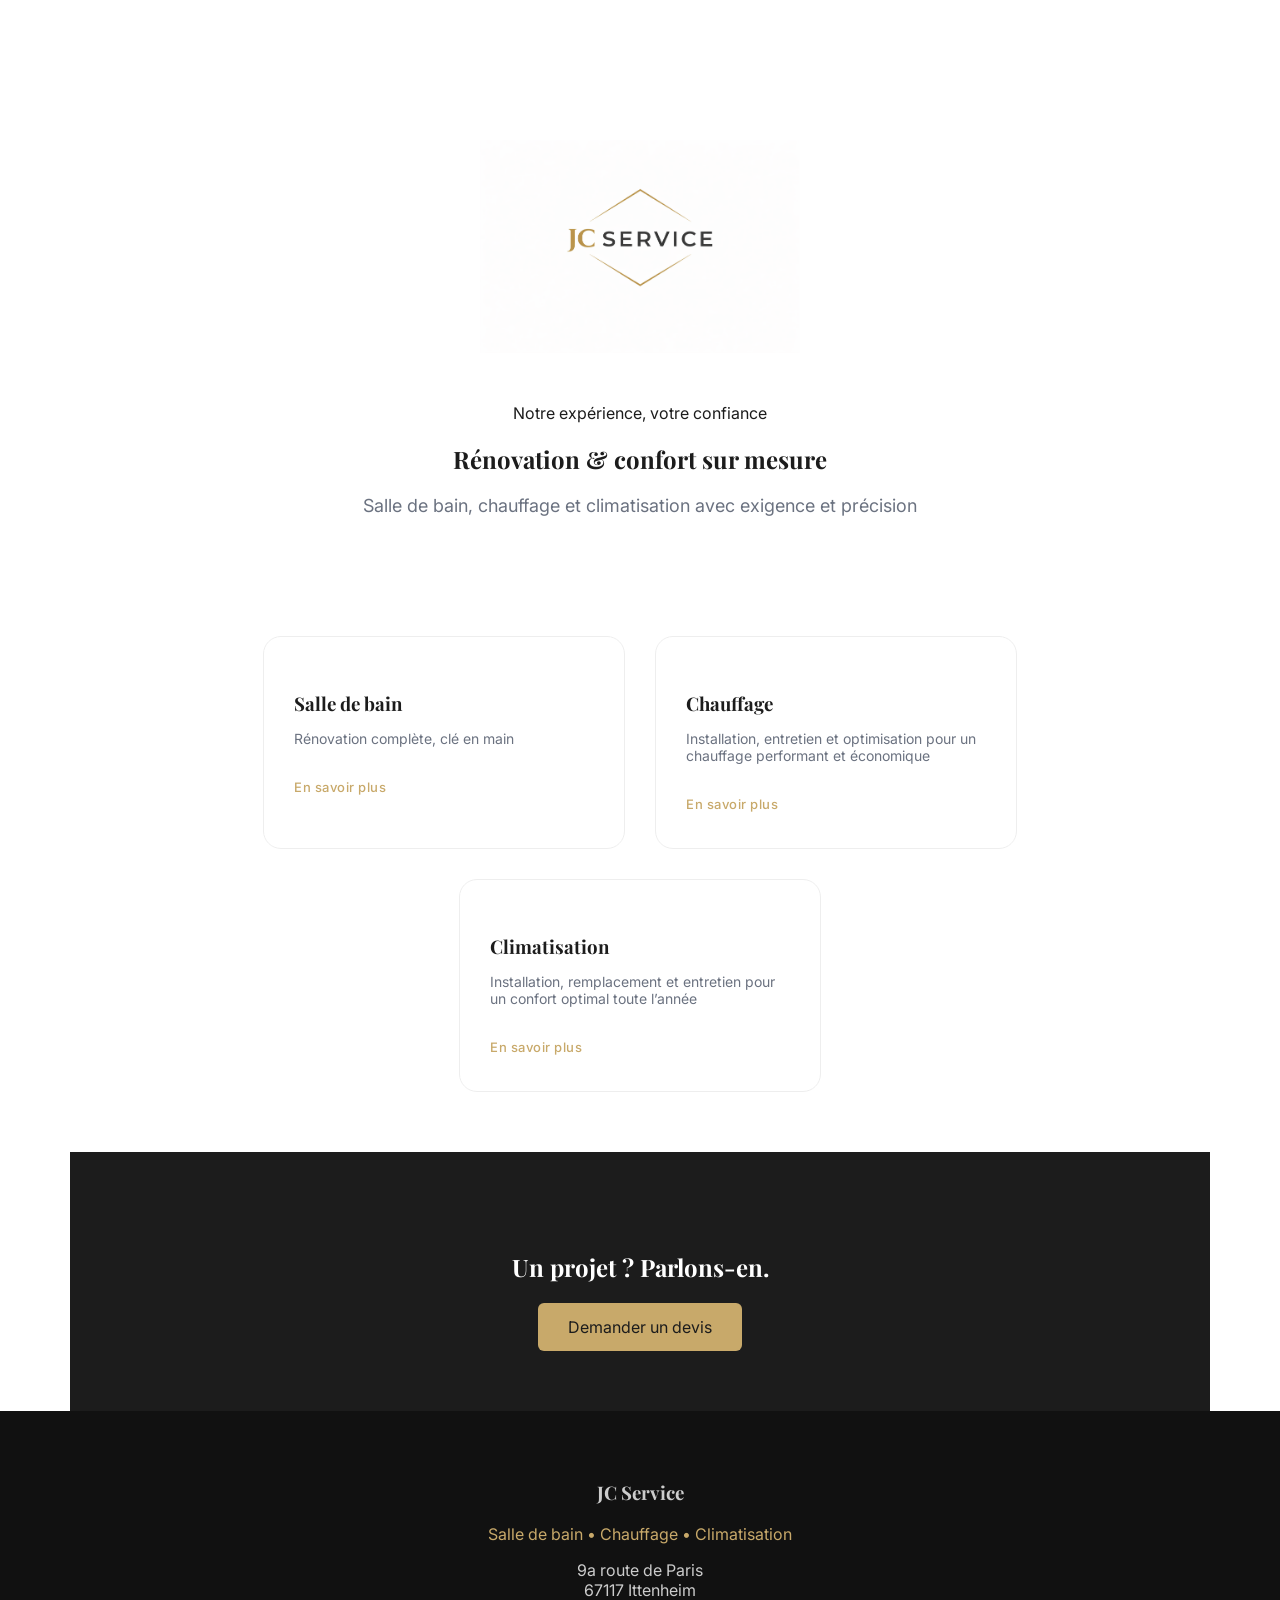
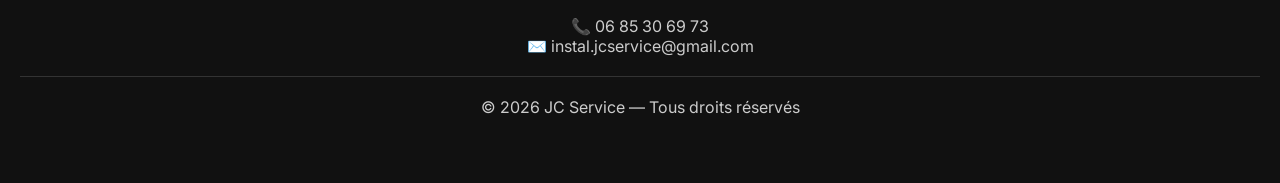
<file: index.html>
<!DOCTYPE html>
<html lang="fr">
<head>
<meta charset="UTF-8">
<title>JC Service</title>
<meta name="viewport" content="width=device-width, initial-scale=1.0">

<link rel="stylesheet" href="style.css">

<link href="https://fonts.googleapis.com/css2?family=Playfair+Display:wght@500;700&family=Inter:wght@300;400;500&display=swap" rel="stylesheet">
</head>

<body>

<!-- HERO -->
<section class="hero">

<img src="logo.png" class="logo">

<p class="baseline">Notre expérience, votre confiance</p>

<h1>Rénovation & confort sur mesure</h1>

<p class="hero-desc">
Salle de bain, chauffage et climatisation avec exigence et précision
</p>

</section>

<!-- SERVICES -->
<section class="services">

<div class="card">
<a href="salle-de-bain.html">
<h3>Salle de bain</h3>
<p>Rénovation complète, clé en main</p>
<span class="card-cta">En savoir plus</span>
</a>
</div>

<div class="card">
<a href="chauffage.html">
<h3>Chauffage</h3>
<p>Installation, entretien et optimisation pour un chauffage performant et économique</p>
<span class="card-cta">En savoir plus</span>
</a>
</div>

<div class="card">
<a href="climatisation.html">
<h3>Climatisation</h3>
<p>Installation, remplacement et entretien pour un confort optimal toute l’année</p>
<span class="card-cta">En savoir plus</span>
</a>
</div>

</section>

<!-- CTA -->
<section class="cta">
<h2>Un projet ? Parlons-en.</h2>
<a href="contact.html" class="btn">Demander un devis</a>
</section>

<!-- FOOTER -->
<footer>
<div class="footer-container">

<h3>JC Service</h3>

<p class="footer-sub">
Salle de bain • Chauffage • Climatisation
</p>

<p>
9a route de Paris<br>
67117 Ittenheim
</p>

<p class="contact">
📞 06 85 30 69 73<br>
✉️ instal.jcservice@gmail.com
</p>

<hr>

<p class="copyright">
© 2026 JC Service — Tous droits réservés
</p>

</div>
</footer>

<!-- JS INTERACTION CARTES -->
<script>
document.querySelectorAll('.card').forEach(card => {

  card.addEventListener('mousemove', e => {
    const rect = card.getBoundingClientRect();
    const x = e.clientX - rect.left;
    const y = e.clientY - rect.top;

    const centerX = rect.width / 2;
    const centerY = rect.height / 2;

    const rotateX = (y - centerY) / 15;
    const rotateY = (centerX - x) / 15;

    card.style.transform = `rotateX(${rotateX}deg) rotateY(${rotateY}deg) scale(1.03)`;
  });

  card.addEventListener('mouseleave', () => {
    card.style.transform = `rotateX(0) rotateY(0) scale(1)`;
  });

});
</script>

</body>
</html>
</file>
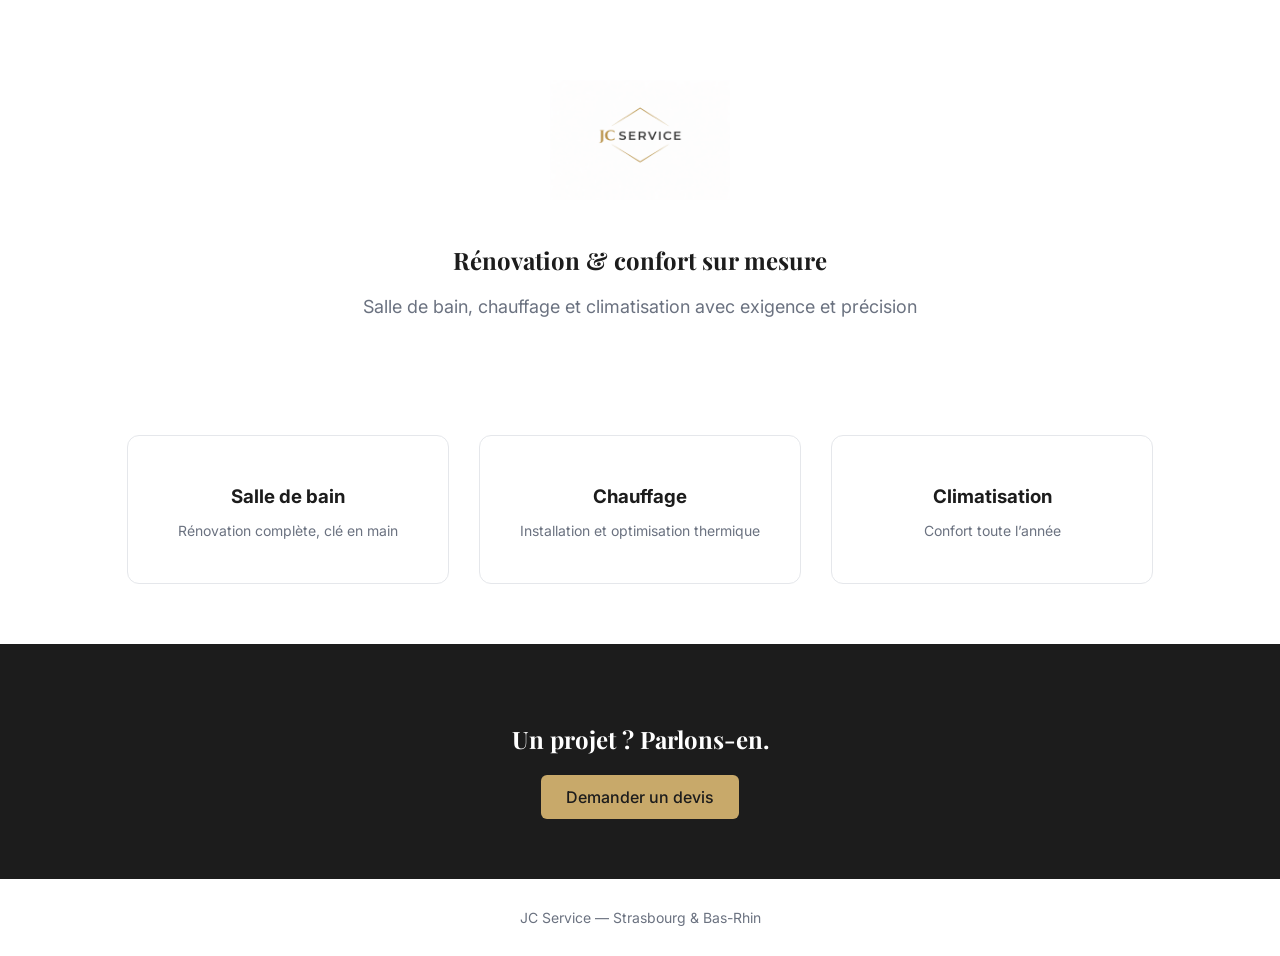
<file: Index.html>
<!DOCTYPE html>
<html lang="fr">
<head>
  <meta charset="UTF-8">
  <title>JC Service</title>
  <meta name="viewport" content="width=device-width, initial-scale=1.0">

  <!-- Google Fonts -->
  <link href="https://fonts.googleapis.com/css2?family=Playfair+Display:wght@500;700&family=Inter:wght@300;400;500&display=swap" rel="stylesheet">

  <style>
    body {
      margin: 0;
      font-family: 'Inter', sans-serif;
      background-color: #FFFFFF;
      color: #1C1C1C;
    }

    h1, h2 {
      font-family: 'Playfair Display', serif;
    }

    /* HERO */
    .hero {
      text-align: center;
      padding: 80px 20px 40px;
    }

    .logo {
      max-width: 180px;
      margin-bottom: 20px;
    }

    .hero p {
      font-size: 18px;
      color: #6B7280;
    }

    /* SERVICES */
    .services {
      display: flex;
      justify-content: center;
      gap: 30px;
      padding: 60px 20px;
      flex-wrap: wrap;
    }

    .card {
      background: #FFFFFF;
      border: 1px solid #E5E7EB;
      border-radius: 12px;
      padding: 30px;
      width: 260px;
      text-align: center;
      transition: 0.3s;
    }

    .card:hover {
      transform: translateY(-5px);
      box-shadow: 0 10px 25px rgba(0,0,0,0.05);
    }

    .card h3 {
      margin-bottom: 10px;
    }

    .card p {
      font-size: 14px;
      color: #6B7280;
    }

    /* CTA */
    .cta {
      background-color: #1C1C1C;
      color: white;
      text-align: center;
      padding: 60px 20px;
    }

    .cta h2 {
      margin-bottom: 20px;
    }

    .btn {
      background-color: #C8A96A;
      color: #1C1C1C;
      padding: 12px 25px;
      border: none;
      border-radius: 6px;
      font-weight: 500;
      text-decoration: none;
      display: inline-block;
      transition: 0.3s;
    }

    .btn:hover {
      background-color: #b89658;
    }

    /* FOOTER */
    footer {
      text-align: center;
      padding: 30px;
      font-size: 14px;
      color: #6B7280;
    }

  </style>
</head>

<body>

  <!-- HERO -->
  <section class="hero">
    <!-- Remplace par ton logo -->
    <img src="logo.png" alt="JC Service" class="logo">

    <h1>Rénovation & confort sur mesure</h1>
    <p>Salle de bain, chauffage et climatisation avec exigence et précision</p>
  </section>

  <!-- SERVICES -->
  <section class="services">

    <div class="card">
      <h3>Salle de bain</h3>
      <p>Rénovation complète, clé en main</p>
    </div>

    <div class="card">
      <h3>Chauffage</h3>
      <p>Installation et optimisation thermique</p>
    </div>

    <div class="card">
      <h3>Climatisation</h3>
      <p>Confort toute l’année</p>
    </div>

  </section>

  <!-- CTA -->
  <section class="cta">
    <h2>Un projet ? Parlons-en.</h2>
    <a href="#" class="btn">Demander un devis</a>
  </section>

  <!-- FOOTER -->
  <footer>
    JC Service — Strasbourg & Bas-Rhin
  </footer>

</body>
</html>
</file>
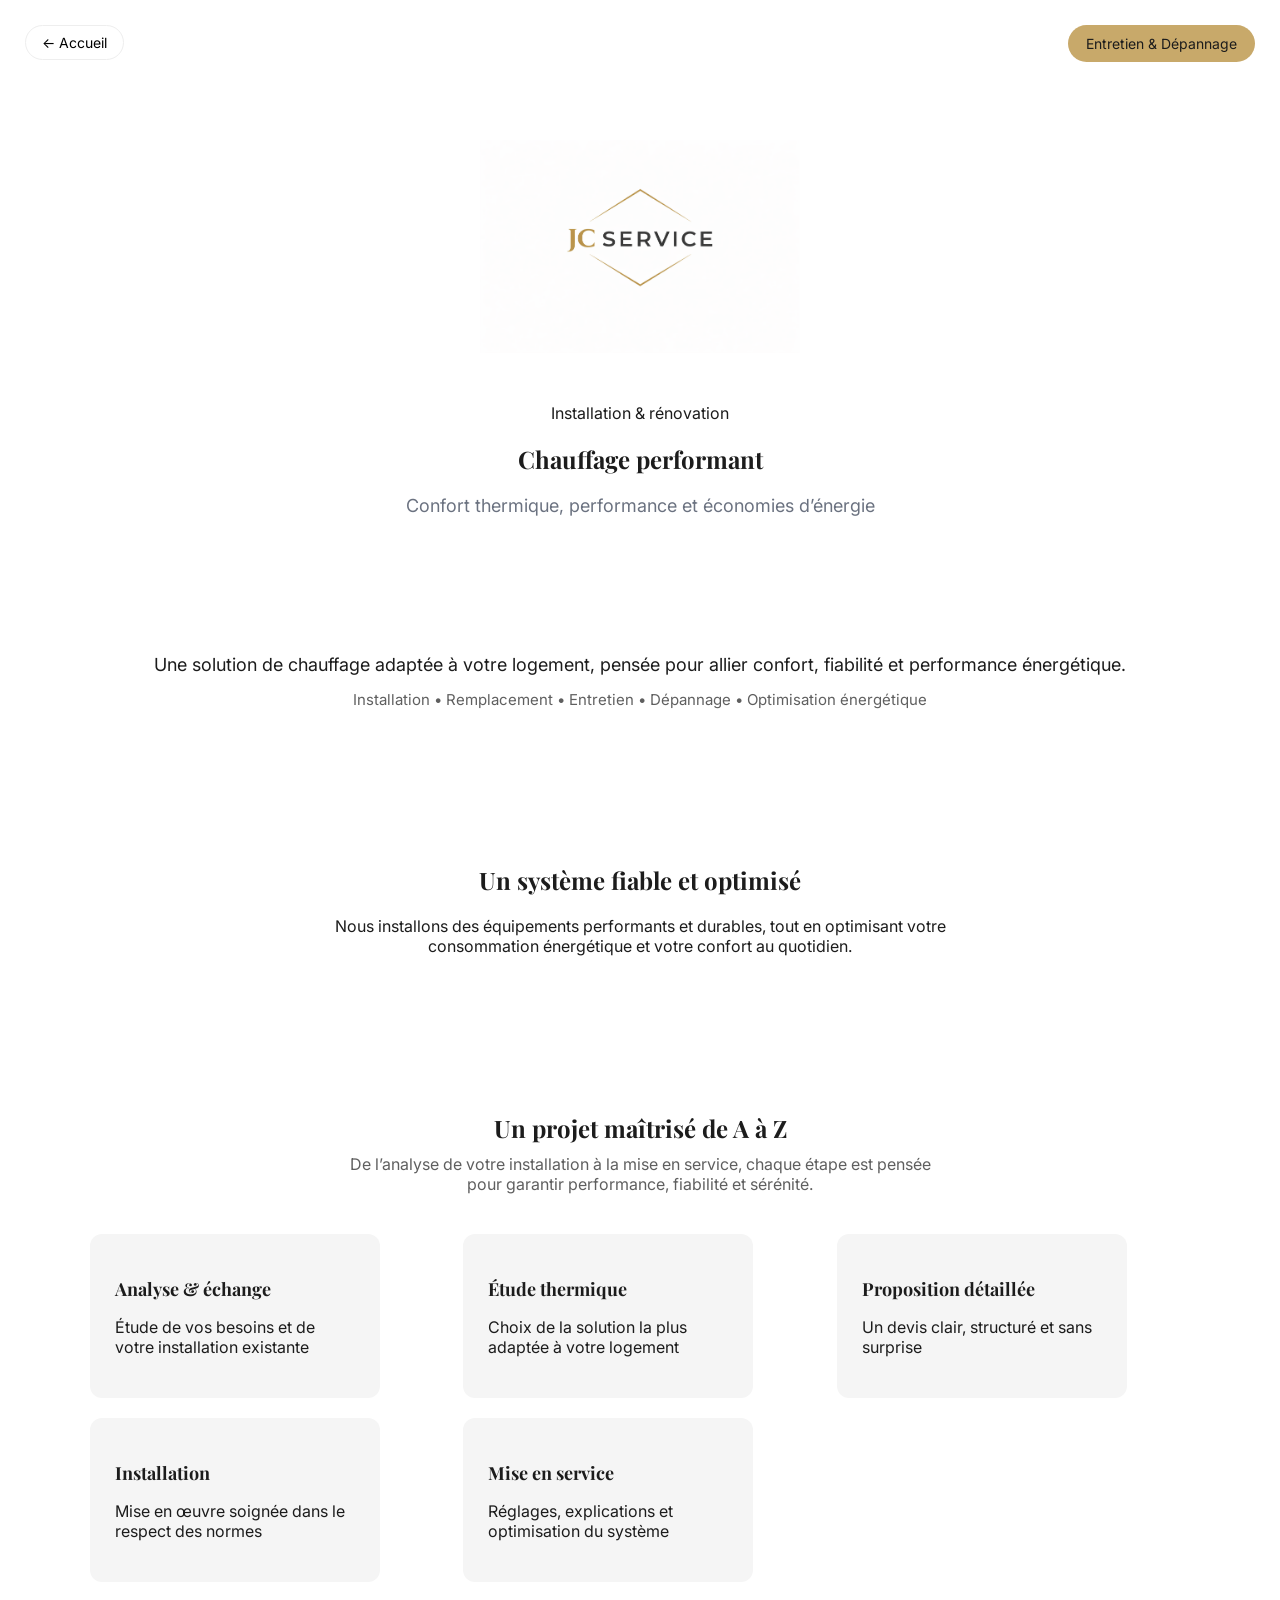
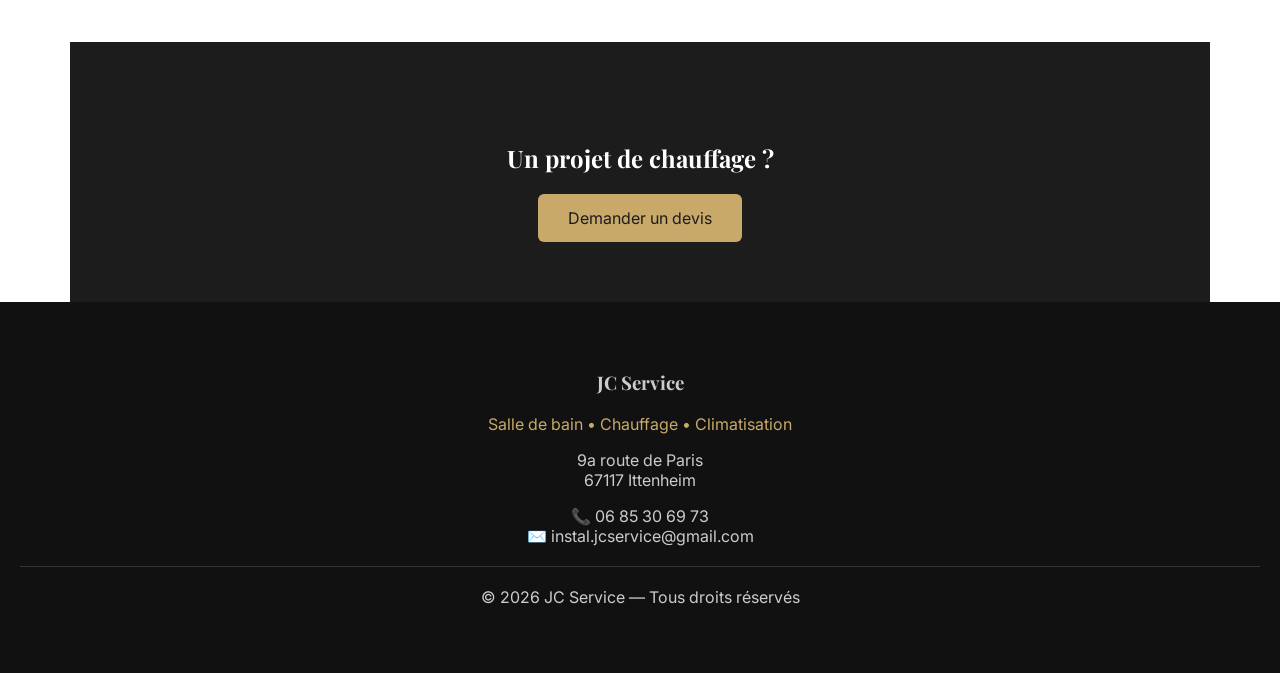
<file: chauffage.html>
<!DOCTYPE html>
<html lang="fr">
<head>
<meta charset="UTF-8">
<title>Chauffage - JC Service</title>
<meta name="viewport" content="width=device-width, initial-scale=1.0">

<link rel="stylesheet" href="style.css">

<link href="https://fonts.googleapis.com/css2?family=Playfair+Display:wght@500;700&family=Inter:wght@300;400;500&display=swap" rel="stylesheet">
</head>

<body>

<!-- HEADER -->
<header class="top-bar">
  <a href="index.html" class="back-home">← Accueil</a>

  <a href="entretien-depannage.html" class="btn top-btn">
    Entretien & Dépannage
  </a>
</header>

<!-- HERO -->
<section class="hero">

  <img src="logo.png" class="logo">

  <p class="baseline">Installation & rénovation</p>

  <h1>Chauffage performant</h1>

  <p class="hero-desc">
    Confort thermique, performance et économies d’énergie
  </p>

</section>

<!-- INTRO -->
<section class="intro">

  <p class="highlight-text">
    Une solution de chauffage adaptée à votre logement,
    pensée pour allier confort, fiabilité et performance énergétique.
  </p>

  <p class="highlight-inline">
    Installation • Remplacement • Entretien • Dépannage • Optimisation énergétique
  </p>

</section>

<!-- VALEUR -->
<section class="content-block">

  <h2>Un système fiable et optimisé</h2>

  <p>
    Nous installons des équipements performants et durables,
    tout en optimisant votre consommation énergétique et votre confort au quotidien.
  </p>

</section>

<!-- PROCESS -->
<section class="process">

  <h2>Un projet maîtrisé de A à Z</h2>

  <p class="process-intro">
    De l’analyse de votre installation à la mise en service,
    chaque étape est pensée pour garantir performance, fiabilité et sérénité.
  </p>

  <div class="steps">

    <div class="step">
      <h3 data-step="01">Analyse & échange</h3>
      <p>Étude de vos besoins et de votre installation existante</p>
    </div>

    <div class="step">
      <h3 data-step="02">Étude thermique</h3>
      <p>Choix de la solution la plus adaptée à votre logement</p>
    </div>

    <div class="step">
      <h3 data-step="03">Proposition détaillée</h3>
      <p>Un devis clair, structuré et sans surprise</p>
    </div>

    <div class="step">
      <h3 data-step="04">Installation</h3>
      <p>Mise en œuvre soignée dans le respect des normes</p>
    </div>

    <div class="step">
      <h3 data-step="05">Mise en service</h3>
      <p>Réglages, explications et optimisation du système</p>
    </div>

  </div>

</section>

<!-- CTA -->
<section class="cta">
  <h2>Un projet de chauffage ?</h2>
  <a href="contact.html" class="btn">Demander un devis</a>
</section>

<!-- FOOTER -->
<footer>
  <div class="footer-container">

    <h3>JC Service</h3>

    <p class="footer-sub">
      Salle de bain • Chauffage • Climatisation
    </p>

    <p>
      9a route de Paris<br>
      67117 Ittenheim
    </p>

    <p class="contact">
      📞 06 85 30 69 73<br>
      ✉️ instal.jcservice@gmail.com
    </p>

    <hr>

    <p class="copyright">
      © 2026 JC Service — Tous droits réservés
    </p>

  </div>
</footer>

</body>
</html>
</file>
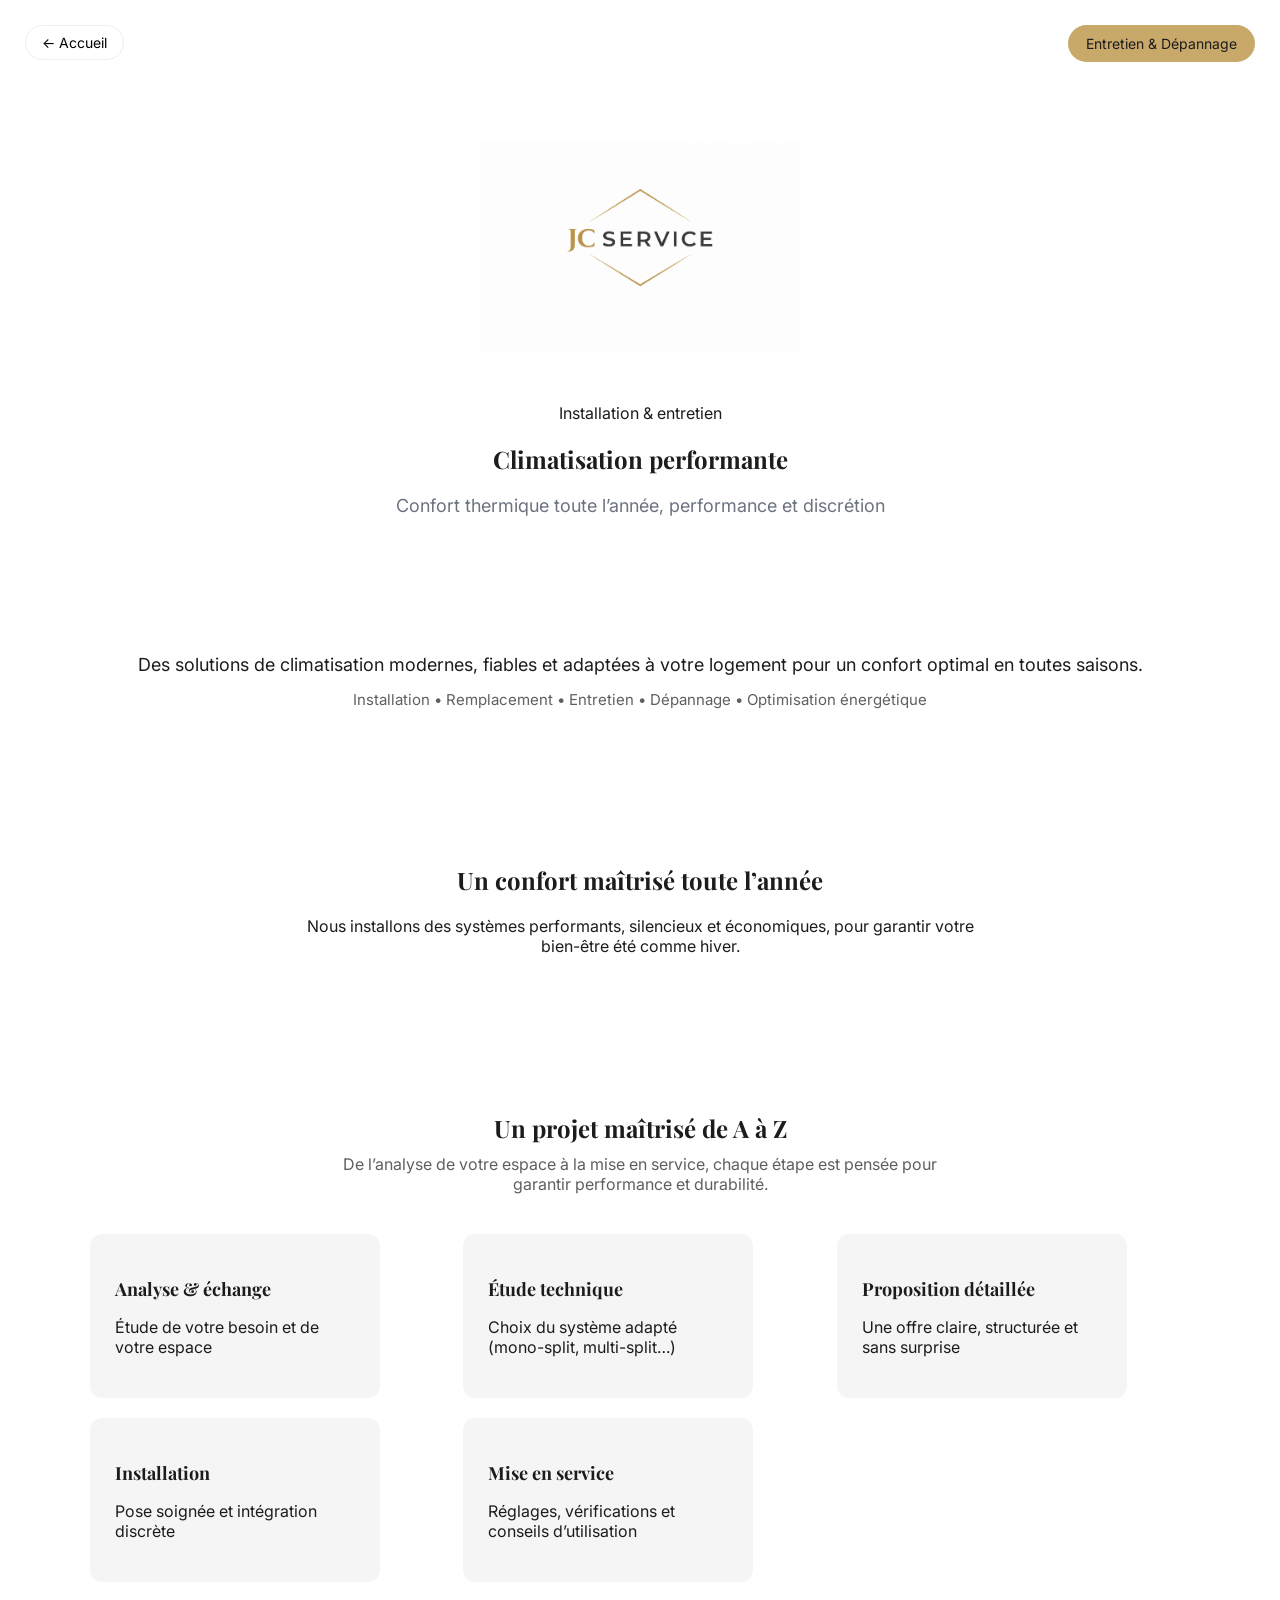
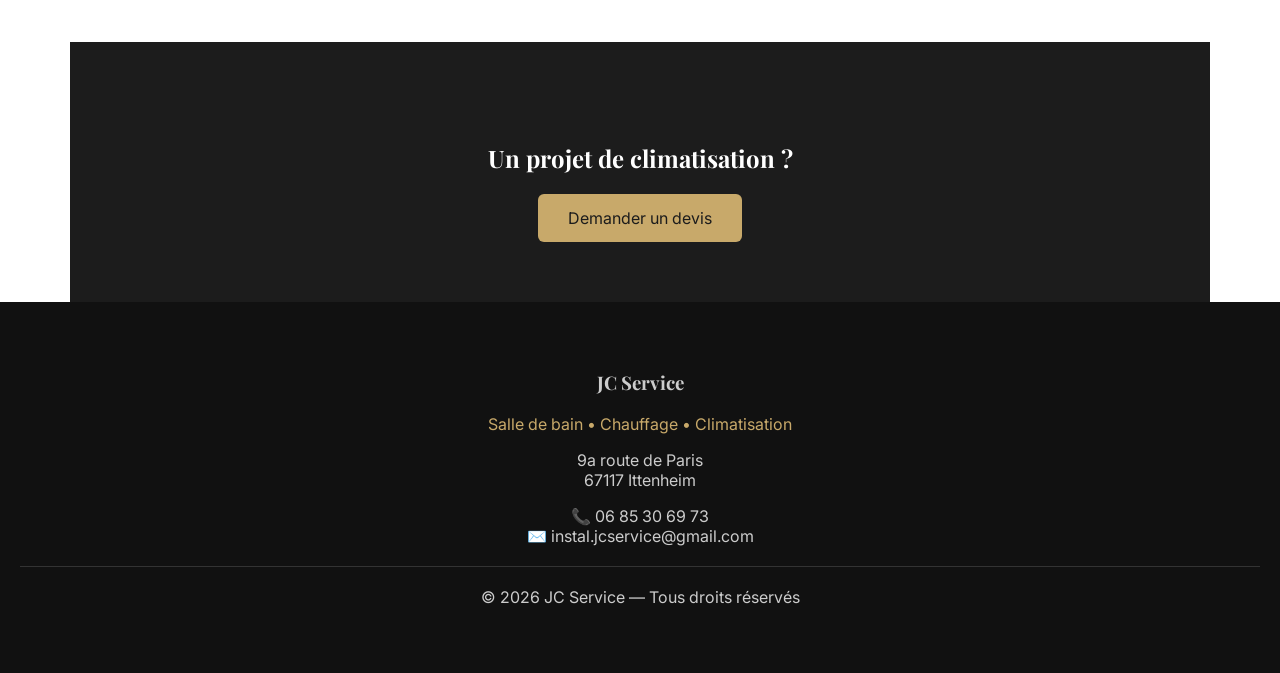
<file: climatisation.html>
<!DOCTYPE html>
<html lang="fr">
<head>
<meta charset="UTF-8">
<title>Climatisation - JC Service</title>
<meta name="viewport" content="width=device-width, initial-scale=1.0">

<link rel="stylesheet" href="style.css">

<link href="https://fonts.googleapis.com/css2?family=Playfair+Display:wght@500;700&family=Inter:wght@300;400;500&display=swap" rel="stylesheet">
</head>

<body>

<!-- RETOUR ACCUEIL -->
<a href="index.html" class="back-home">← Accueil</a>

<!-- BOUTON DROITE -->
<a href="entretien-depannage.html" class="top-btn">
  Entretien & Dépannage
</a>

<!-- HERO -->
<section class="hero">
  <img src="logo.png" class="logo">

  <p class="baseline">Installation & entretien</p>

  <h1>Climatisation performante</h1>

  <p class="hero-desc">
    Confort thermique toute l’année, performance et discrétion
  </p>
</section>

<!-- INTRO -->
<section class="intro">

  <p class="highlight-text">
    Des solutions de climatisation modernes, fiables et adaptées à votre logement
    pour un confort optimal en toutes saisons.
  </p>

  <p class="highlight-inline">
    Installation • Remplacement • Entretien • Dépannage • Optimisation énergétique
  </p>

</section>

<!-- VALEUR -->
<section class="content-block">
  <h2>Un confort maîtrisé toute l’année</h2>
  <p>
    Nous installons des systèmes performants, silencieux et économiques,
    pour garantir votre bien-être été comme hiver.
  </p>
</section>

<!-- PROCESS -->
<section class="process">

  <h2>Un projet maîtrisé de A à Z</h2>

  <p class="process-intro">
    De l’analyse de votre espace à la mise en service,
    chaque étape est pensée pour garantir performance et durabilité.
  </p>

  <div class="steps">

    <div class="step">
      <h3 data-step="01">Analyse & échange</h3>
      <p>Étude de votre besoin et de votre espace</p>
    </div>

    <div class="step">
      <h3 data-step="02">Étude technique</h3>
      <p>Choix du système adapté (mono-split, multi-split…)</p>
    </div>

    <div class="step">
      <h3 data-step="03">Proposition détaillée</h3>
      <p>Une offre claire, structurée et sans surprise</p>
    </div>

    <div class="step">
      <h3 data-step="04">Installation</h3>
      <p>Pose soignée et intégration discrète</p>
    </div>

    <div class="step">
      <h3 data-step="05">Mise en service</h3>
      <p>Réglages, vérifications et conseils d’utilisation</p>
    </div>

  </div>

</section>

<!-- CTA -->
<section class="cta">
  <h2>Un projet de climatisation ?</h2>
  <a href="contact.html" class="btn">Demander un devis</a>
</section>

<!-- FOOTER -->
<footer>
  <div class="footer-container">
    <h3>JC Service</h3>
    <p class="footer-sub">Salle de bain • Chauffage • Climatisation</p>
    <p>9a route de Paris<br>67117 Ittenheim</p>
    <p class="contact">📞 06 85 30 69 73<br>✉️ instal.jcservice@gmail.com</p>
    <hr>
    <p class="copyright">© 2026 JC Service — Tous droits réservés</p>
  </div>
</footer>

</body>
</html>
</file>
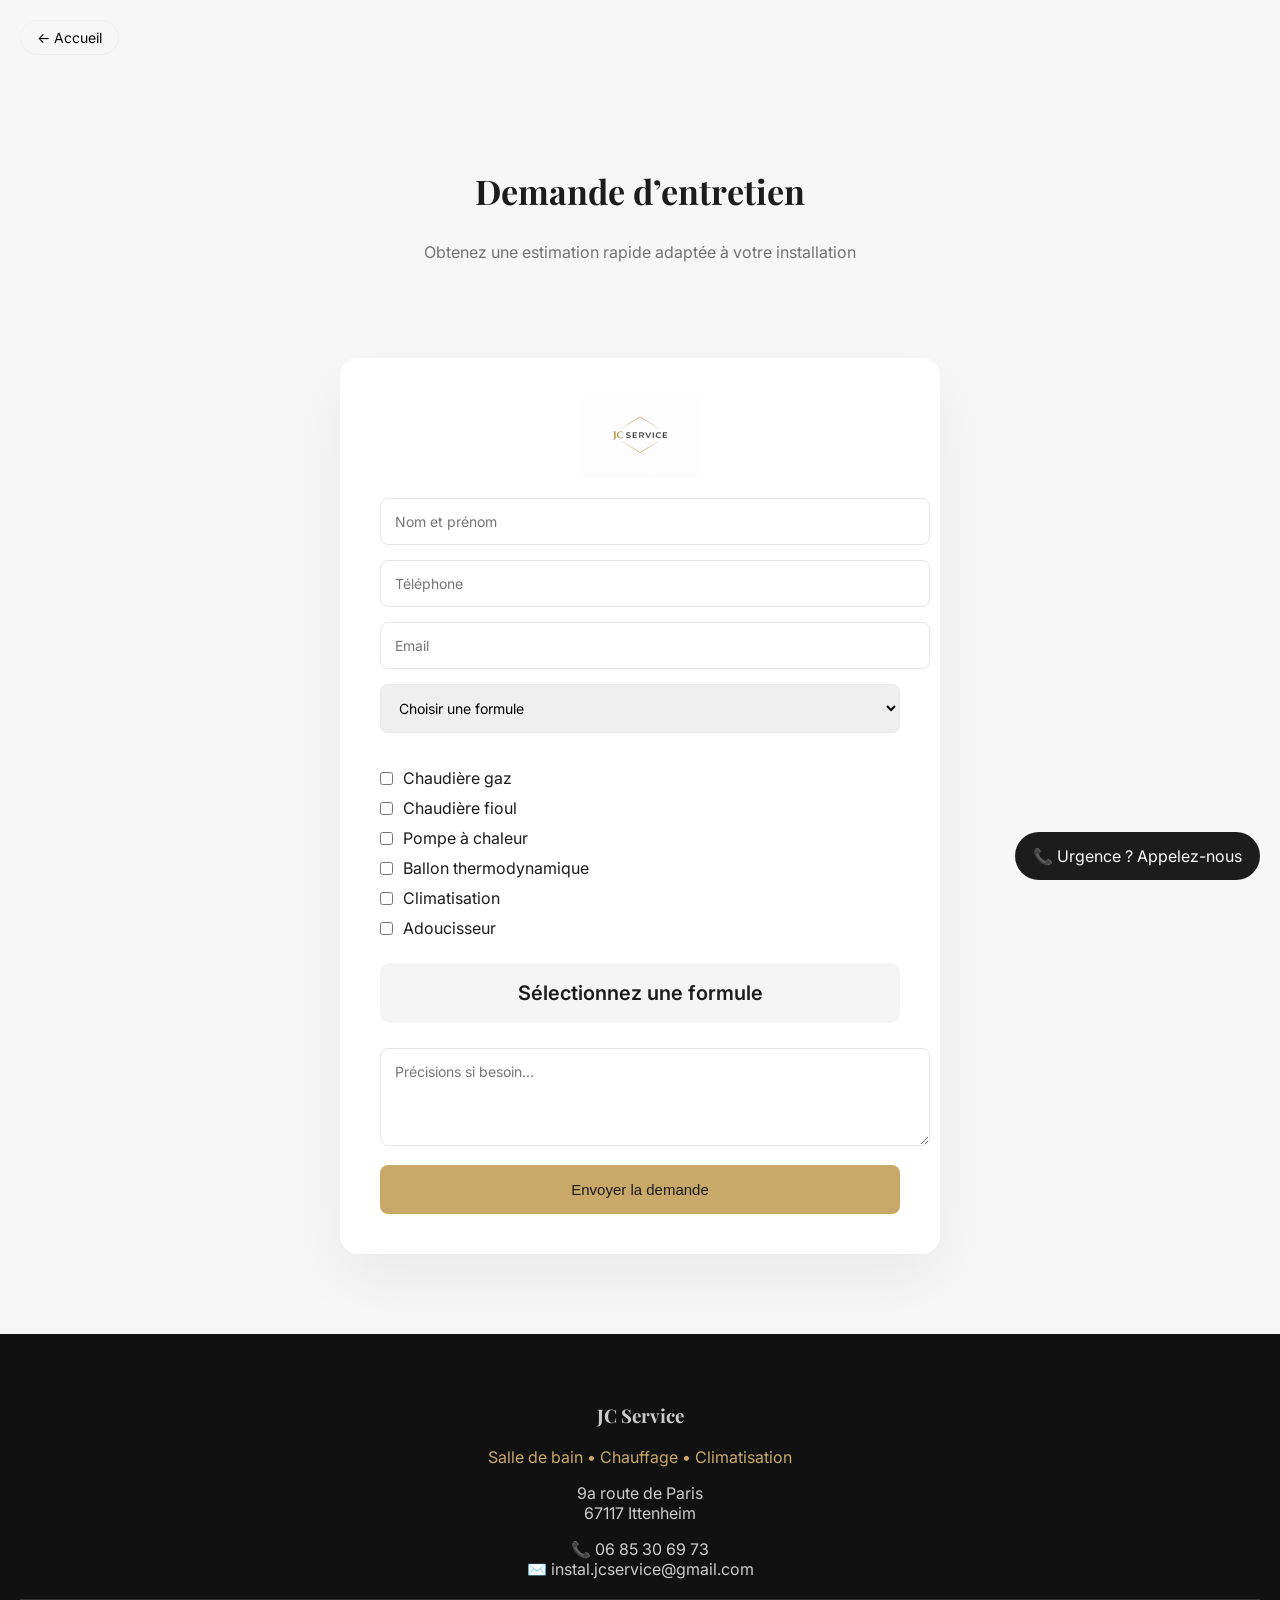
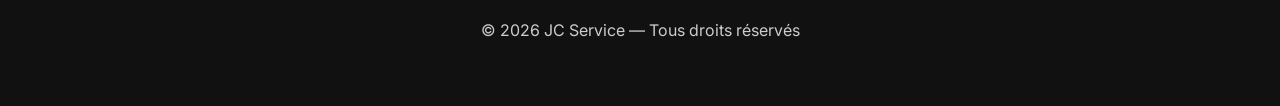
<file: contact-sav.html>
<!DOCTYPE html>
<html lang="fr">
<head>
<meta charset="UTF-8">
<title>Demande d’entretien - JC Service</title>
<meta name="viewport" content="width=device-width, initial-scale=1.0">

<link rel="stylesheet" href="style.css">

<link href="https://fonts.googleapis.com/css2?family=Playfair+Display:wght@500;700&family=Inter:wght@300;400;500&display=swap" rel="stylesheet">
</head>

<body class="form-page clean-layout">

<a href="index.html" class="back-home">← Accueil</a>

<!-- HERO -->
<section class="hero-light">
  <h1>Demande d’entretien</h1>
  <p>Obtenez une estimation rapide adaptée à votre installation</p>
</section>

<!-- FORM -->
<section class="contact-page">

<div class="contact-box">

<img src="logo.png" class="contact-logo">

<form action="https://formsubmit.co/instal.jcservice@gmail.com" method="POST">

<input type="hidden" name="_next" value="https://jcservice67.github.io/jc-service/merci.html">
<input type="hidden" name="_captcha" value="false">
<input type="hidden" name="_subject" value="Demande entretien JC Service">

<input type="text" name="Nom" placeholder="Nom et prénom" required>
<input type="tel" name="Téléphone" placeholder="Téléphone" required>
<input type="email" name="Email" placeholder="Email">

<select name="Formule" id="formule" required>
<option value="">Choisir une formule</option>
<option value="essentiel">Essentiel</option>
<option value="confort">Confort</option>
<option value="privilege">Privilège</option>
</select>

<div class="checkbox-group">
<label><input type="checkbox" value="chaudiere_gaz"> Chaudière gaz</label>
<label><input type="checkbox" value="chaudiere_fioul"> Chaudière fioul</label>
<label><input type="checkbox" value="pac"> Pompe à chaleur</label>
<label><input type="checkbox" value="ballon"> Ballon thermodynamique</label>
<label><input type="checkbox" value="clim"> Climatisation</label>
<label><input type="checkbox" value="adoucisseur"> Adoucisseur</label>
</div>

<div class="price-box" id="priceBox">
Sélectionnez vos équipements
</div>

<textarea name="Message" placeholder="Précisions si besoin..." rows="4"></textarea>

<button type="submit">Envoyer la demande</button>

</form>

</div>

</section>

<!-- URGENCE -->
<a href="tel:+33685306973" class="urgence-btn">
📞 Urgence ? Appelez-nous
</a>

<!-- FOOTER -->
<footer>
  <div class="footer-container">
    <h3>JC Service</h3>
    <p class="footer-sub">Salle de bain • Chauffage • Climatisation</p>
    <p>9a route de Paris<br>67117 Ittenheim</p>
    <p class="contact">📞 06 85 30 69 73<br>✉️ instal.jcservice@gmail.com</p>
    <hr>
    <p class="copyright">© 2026 JC Service — Tous droits réservés</p>
  </div>
</footer>

<script>

/* PRIX */
const prices = {
  essentiel:{chaudiere_gaz:140, chaudiere_fioul:160, pac:160, ballon:100, clim:140, adoucisseur:130},
  confort:{chaudiere_gaz:170, chaudiere_fioul:190, pac:190, ballon:130, clim:170, adoucisseur:160},
  privilege:{chaudiere_gaz:200, chaudiere_fioul:220, pac:220, ballon:160, clim:200, adoucisseur:190}
};

const formule = document.getElementById("formule");
const checkboxes = document.querySelectorAll('input[type="checkbox"]');
const priceBox = document.getElementById("priceBox");

function updatePrice(){
let total = 0;
const f = formule.value;

if(!f){
priceBox.innerText = "Sélectionnez une formule";
return;
}

let hasClim = false;

checkboxes.forEach(cb=>{
if(cb.checked){
total += prices[f][cb.value];
if(cb.value === "clim") hasClim = true;
}
});

if(total === 0){
priceBox.innerText = "Sélectionnez vos équipements";
return;
}

if(hasClim){
priceBox.innerText = "Estimation à partir de " + total + "€";
}else{
priceBox.innerText = "Au prix de " + total + "€";
}
}

/* PRÉ-SÉLECTION */
window.addEventListener("DOMContentLoaded", () => {
const params = new URLSearchParams(window.location.search);
const plan = params.get("plan");

if(plan && prices[plan]){
formule.value = plan;
}

updatePrice();
});

formule.addEventListener("change", updatePrice);
checkboxes.forEach(cb=> cb.addEventListener("change", updatePrice));

</script>

</body>
</html>
</file>
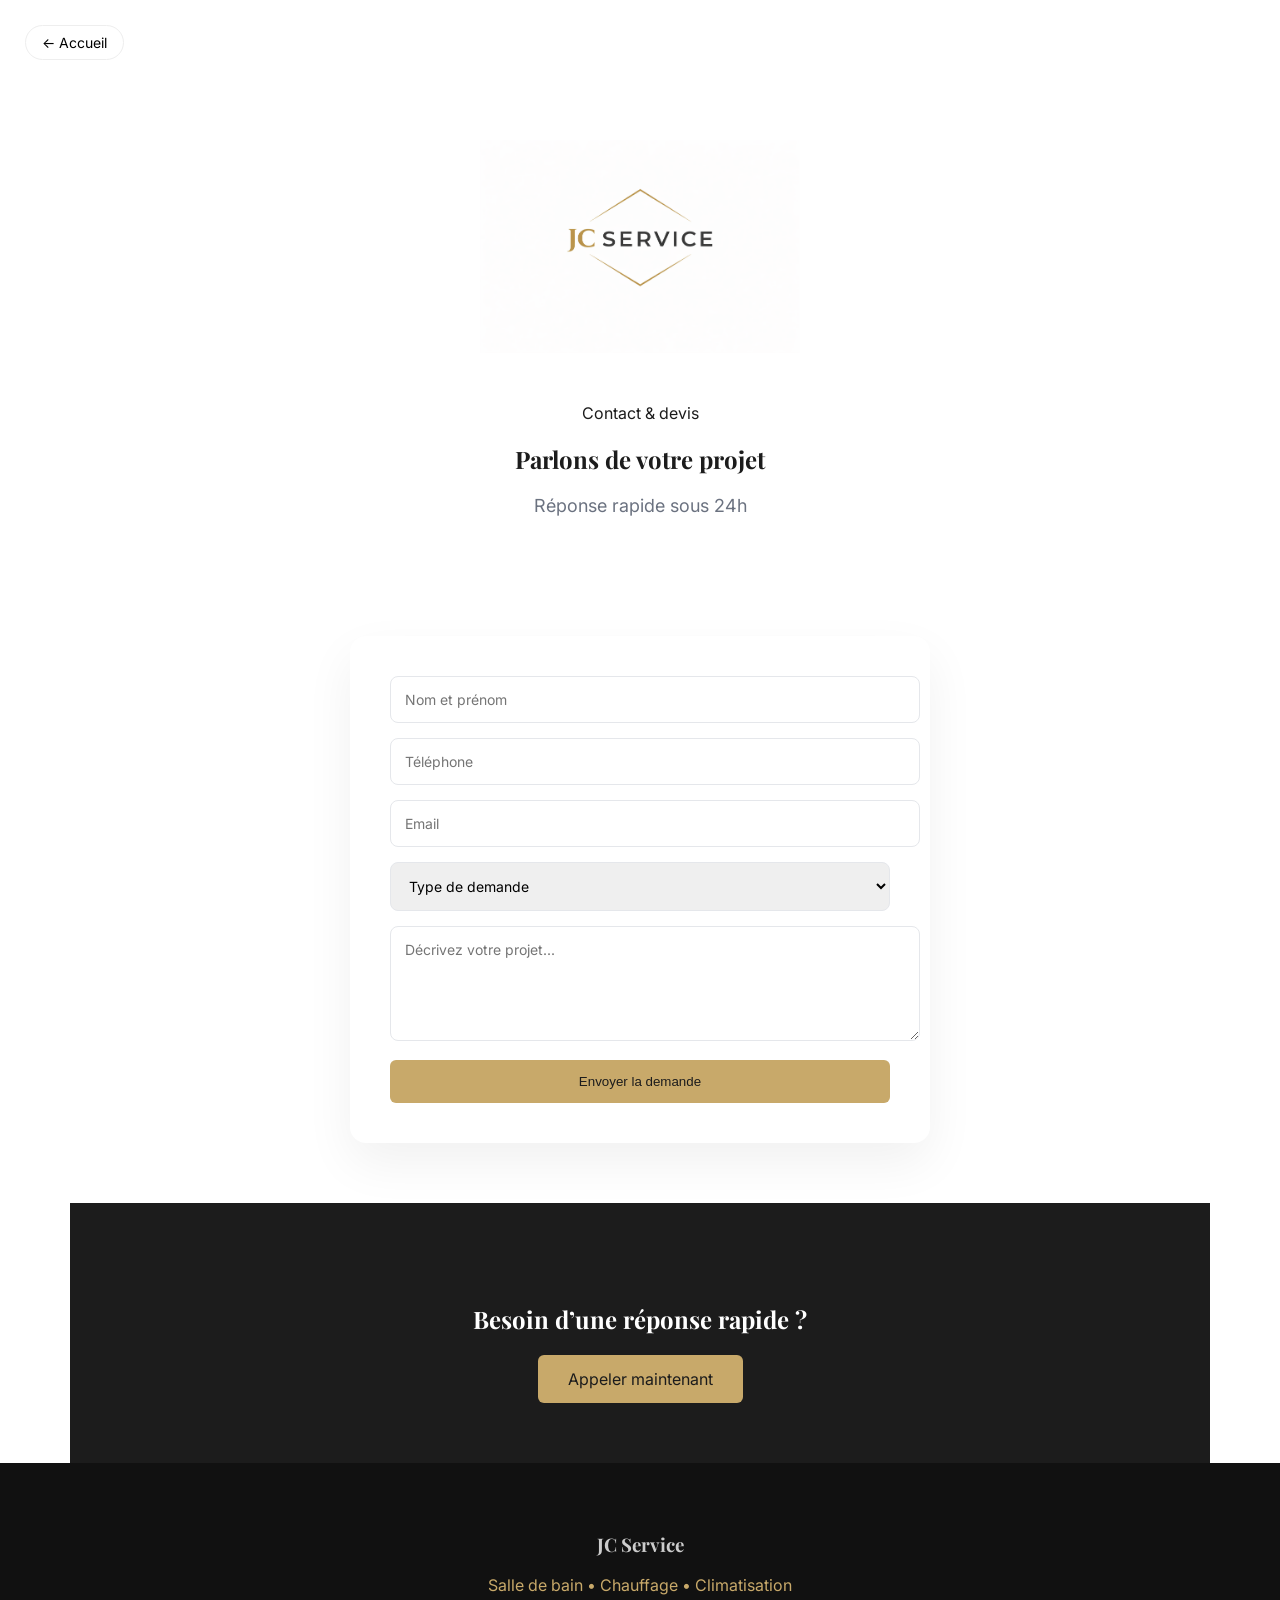
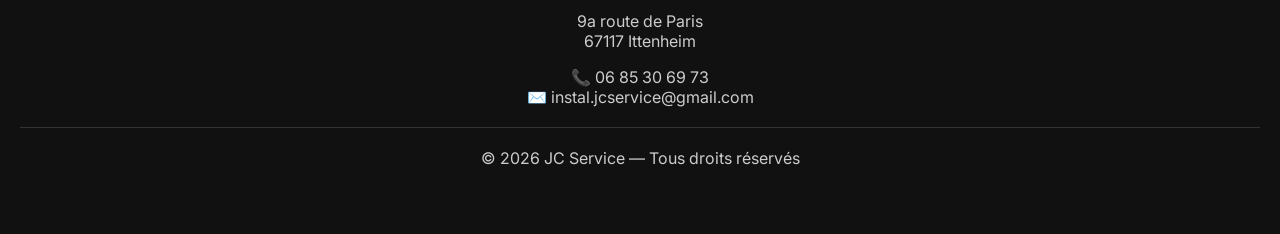
<file: contact.html>
<!DOCTYPE html>
<html lang="fr">
<head>
<meta charset="UTF-8">
<title>Demande de devis - JC Service</title>
<meta name="viewport" content="width=device-width, initial-scale=1.0">

<link rel="stylesheet" href="style.css">

<link href="https://fonts.googleapis.com/css2?family=Playfair+Display:wght@500;700&family=Inter:wght@300;400;500&display=swap" rel="stylesheet">
</head>

<body>

<!-- RETOUR -->
<a href="index.html" class="back-home">← Accueil</a>

<!-- HERO -->
<section class="hero">
  <img src="logo.png" class="logo">

  <p class="baseline">Contact & devis</p>

  <h1>Parlons de votre projet</h1>

  <p class="hero-desc">
    Réponse rapide sous 24h
  </p>
</section>

<!-- FORMULAIRE -->
<section class="contact-page">

  <div class="contact-box">

    <form action="https://formsubmit.co/instal.jcservice@gmail.com" method="POST">

      <!-- CONFIG -->
      <input type="hidden" name="_next" value="https://jcservice67.github.io/jc-service/merci.html">
      <input type="hidden" name="_captcha" value="false">
      <input type="hidden" name="_subject" value="Nouvelle demande de devis JC Service">

      <!-- CHAMPS -->
      <input type="text" name="Nom et prénom" placeholder="Nom et prénom" required>

      <input type="tel" name="Téléphone" placeholder="Téléphone" required>

      <input type="email" name="Email" placeholder="Email" required>

      <select name="Type de demande" required>
        <option value="">Type de demande</option>
        <option>Salle de bain</option>
        <option>Chauffage</option>
        <option>Climatisation</option>
        <option>Entretien</option>
      </select>

      <textarea name="Message" placeholder="Décrivez votre projet..." rows="5"></textarea>

      <!-- BOUTON -->
      <button type="submit" class="btn">Envoyer la demande</button>

    </form>

  </div>

</section>

<!-- CTA -->
<section class="cta">
  <h2>Besoin d’une réponse rapide ?</h2>
  <a href="tel:0685306973" class="btn">Appeler maintenant</a>
</section>

<!-- FOOTER -->
<footer>
  <div class="footer-container">

    <h3>JC Service</h3>

    <p class="footer-sub">
      Salle de bain • Chauffage • Climatisation
    </p>

    <p>
      9a route de Paris<br>
      67117 Ittenheim
    </p>

    <p class="contact">
      📞 06 85 30 69 73<br>
      ✉️ instal.jcservice@gmail.com
    </p>

    <hr>

    <p class="copyright">
      © 2026 JC Service — Tous droits réservés
    </p>

  </div>
</footer>

</body>
</html>
</file>
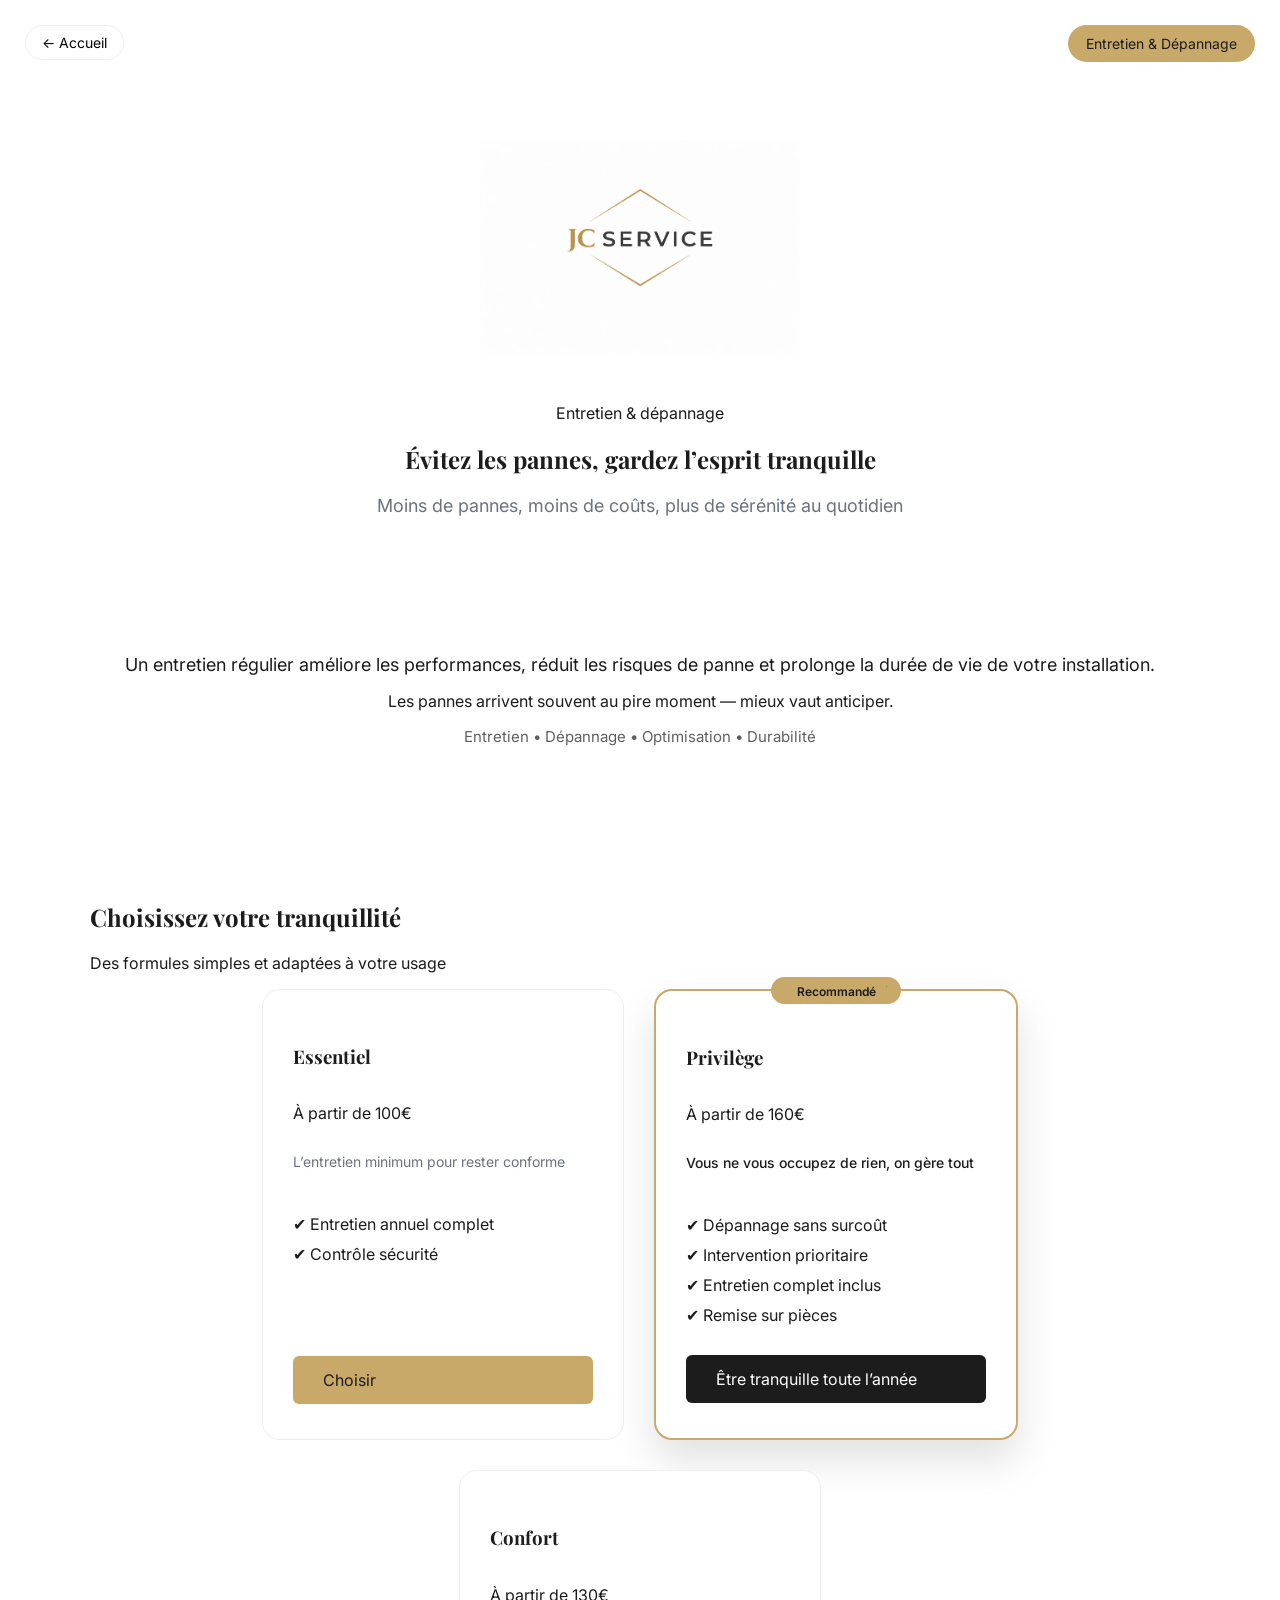
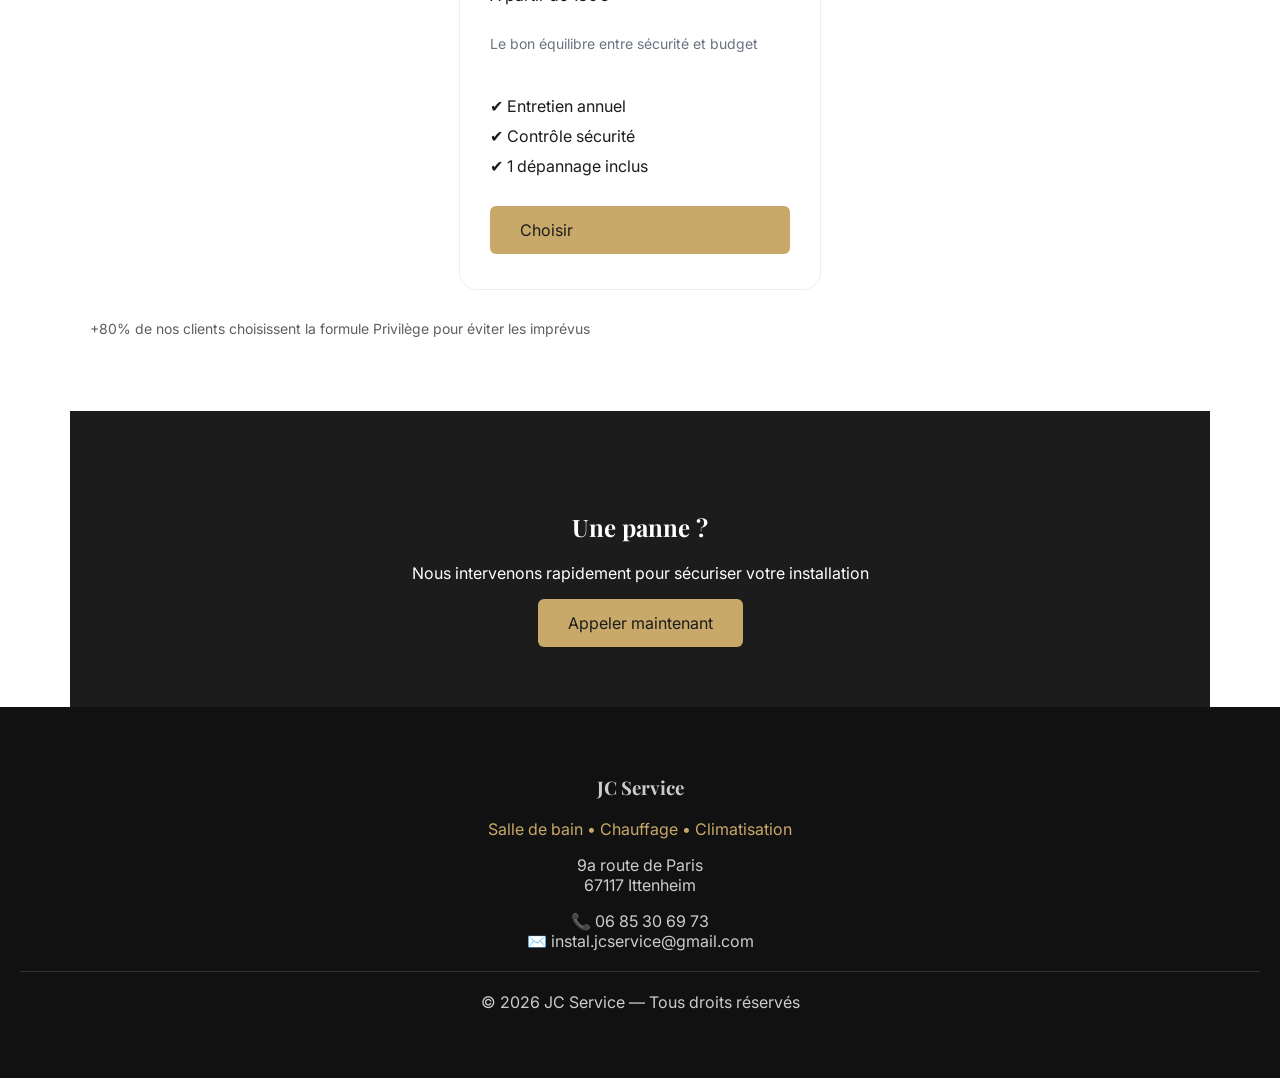
<file: entretien-depannage.html>
<!DOCTYPE html>
<html lang="fr">
<head>
<meta charset="UTF-8">
<title>Entretien & Dépannage - JC Service</title>
<meta name="viewport" content="width=device-width, initial-scale=1.0">

<link rel="stylesheet" href="style.css">

<link href="https://fonts.googleapis.com/css2?family=Playfair+Display:wght@500;700&family=Inter:wght@300;400;500&display=swap" rel="stylesheet">
</head>

<body>

<a href="index.html" class="back-home">← Accueil</a>

<a href="entretien-depannage.html" class="top-btn">
  Entretien & Dépannage
</a>

<!-- HERO -->
<section class="hero">
  <img src="logo.png" class="logo">

  <p class="baseline">Entretien & dépannage</p>

  <h1>Évitez les pannes, gardez l’esprit tranquille</h1>

  <p class="hero-desc">
    Moins de pannes, moins de coûts, plus de sérénité au quotidien
  </p>
</section>

<!-- INTRO -->
<section class="intro">
  <p class="highlight-text">
    Un entretien régulier améliore les performances,
    réduit les risques de panne et prolonge la durée de vie de votre installation.
  </p>

  <p class="impact">
    Les pannes arrivent souvent au pire moment — mieux vaut anticiper.
  </p>

  <p class="highlight-inline">
    Entretien • Dépannage • Optimisation • Durabilité
  </p>
</section>

<!-- CONTRATS -->
<section class="contrats">

  <h2>Choisissez votre tranquillité</h2>
  <p class="subtitle">Des formules simples et adaptées à votre usage</p>

  <div class="plans">

    <!-- ESSENTIEL -->
    <div class="plan">
      <h3>Essentiel</h3>
      <p class="price">À partir de 100€</p>
      <p class="desc">L’entretien minimum pour rester conforme</p>

      <ul>
        <li>✔ Entretien annuel complet</li>
        <li>✔ Contrôle sécurité</li>
      </ul>

      <a href="nos-formules.html?plan=essentiel" class="btn">Choisir</a>
    </div>

    <!-- PRIVILEGE -->
    <div class="plan vip">
      <div class="badge">Recommandé</div>

      <h3>Privilège</h3>
      <p class="price">À partir de 160€</p>
      <p class="desc highlight">Vous ne vous occupez de rien, on gère tout</p>

      <ul>
        <li>✔ Dépannage sans surcoût</li>
        <li>✔ Intervention prioritaire</li>
        <li>✔ Entretien complet inclus</li>
        <li>✔ Remise sur pièces</li>
      </ul>

      <a href="nos-formules.html?plan=privilege" class="btn primary">
        Être tranquille toute l’année
      </a>
    </div>

    <!-- CONFORT -->
    <div class="plan">
      <h3>Confort</h3>
      <p class="price">À partir de 130€</p>
      <p class="desc">Le bon équilibre entre sécurité et budget</p>

      <ul>
        <li>✔ Entretien annuel</li>
        <li>✔ Contrôle sécurité</li>
        <li>✔ 1 dépannage inclus</li>
      </ul>

      <a href="nos-formules.html?plan=confort" class="btn">Choisir</a>
    </div>

  </div>

  <p class="proof">
    +80% de nos clients choisissent la formule Privilège pour éviter les imprévus
  </p>

</section>

<!-- CTA -->
<section class="cta">
  <h2>Une panne ?</h2>
  <p>Nous intervenons rapidement pour sécuriser votre installation</p>
  <a href="tel:+33685306973" class="btn">Appeler maintenant</a>
</section>

<!-- FOOTER -->
<footer>
  <div class="footer-container">
    <h3>JC Service</h3>
    <p class="footer-sub">Salle de bain • Chauffage • Climatisation</p>
    <p>9a route de Paris<br>67117 Ittenheim</p>
    <p class="contact">📞 06 85 30 69 73<br>✉️ instal.jcservice@gmail.com</p>
    <hr>
    <p class="copyright">© 2026 JC Service — Tous droits réservés</p>
  </div>
</footer>

</body>
</html>
</file>
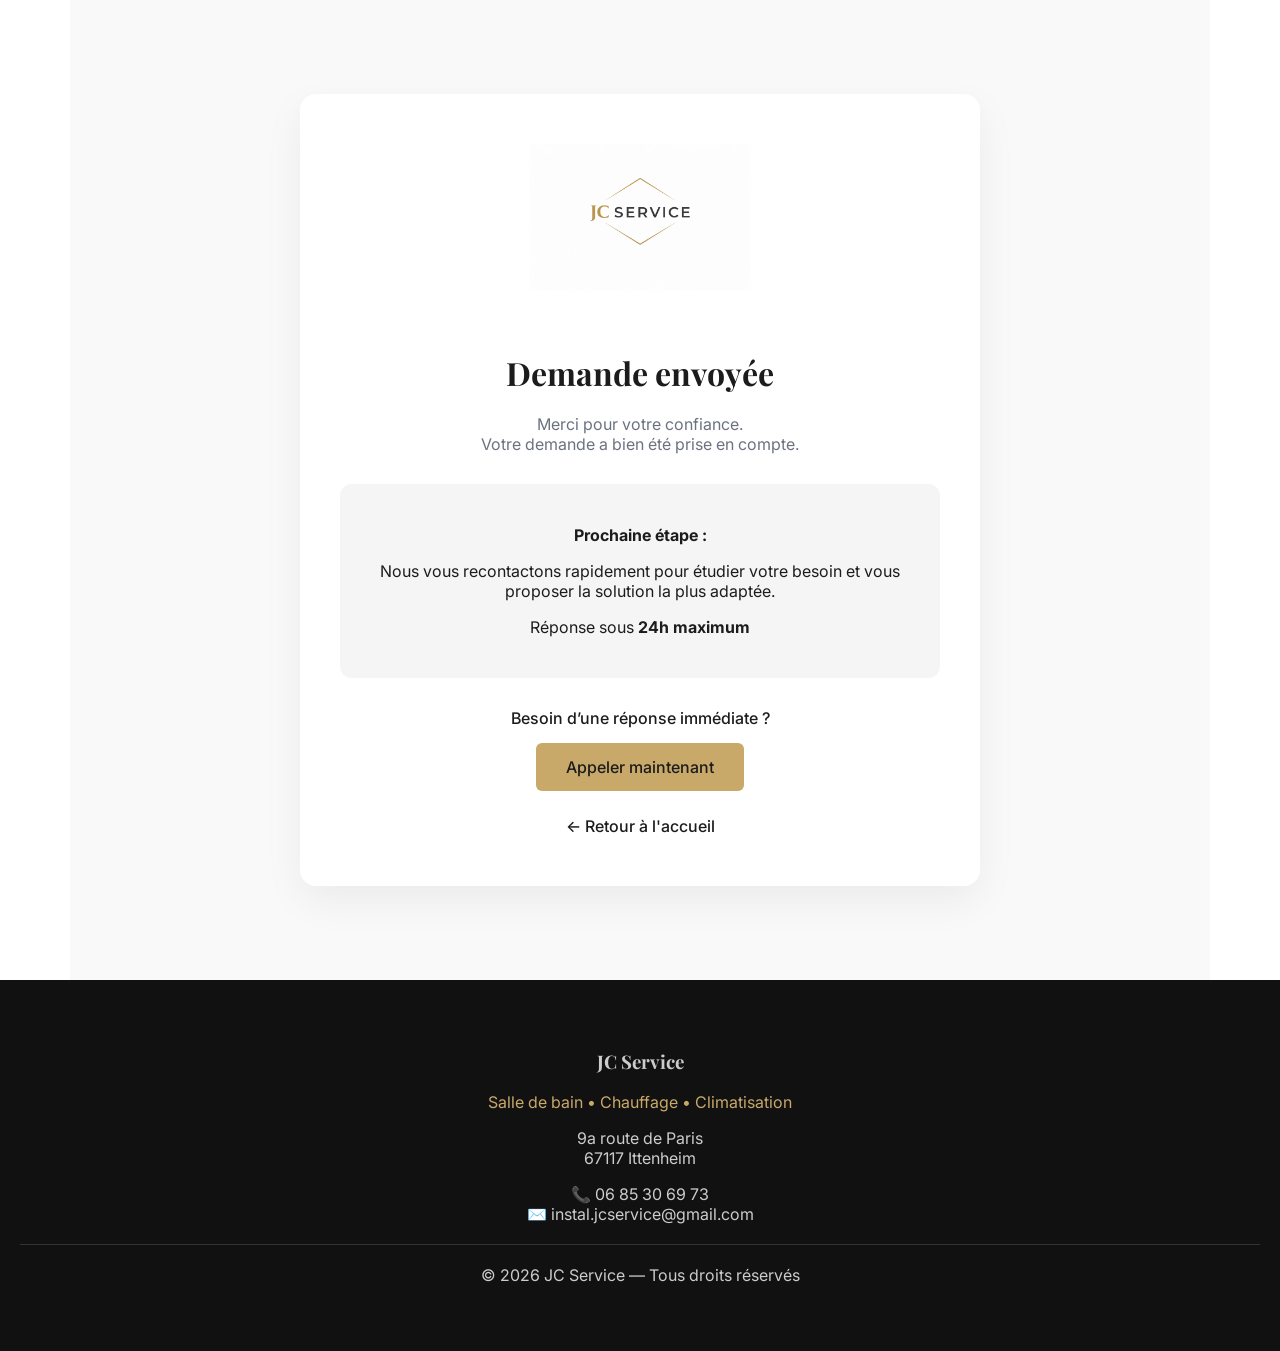
<file: merci.html>
<!DOCTYPE html>
<html lang="fr">

<head>
<meta charset="UTF-8">
<meta name="viewport" content="width=device-width, initial-scale=1.0">
<title>Merci - JC Service</title>

<link rel="stylesheet" href="style.css">

<link href="https://fonts.googleapis.com/css2?family=Playfair+Display:wght@500;700&family=Inter:wght@300;400;500&display=swap" rel="stylesheet">

<style>

/* SECTION MERCI */

.merci-section{
min-height:100vh;
display:flex;
align-items:center;
justify-content:center;
background:#F9F9F9;
padding:40px 20px;
text-align:center;
}

.merci-container{
max-width:600px;
background:#FFFFFF;
padding:50px 40px;
border-radius:16px;
box-shadow:0 15px 40px rgba(0,0,0,0.06);
}

/* LOGO */
.merci-logo{
max-width:220px;
margin-bottom:30px;
}

/* TITRE */
.merci-container h1{
font-family:'Playfair Display', serif;
font-size:32px;
margin-bottom:20px;
}

/* TEXTE */
.merci-text{
font-size:16px;
margin-bottom:30px;
color:#6B7280;
}

/* BOX INFO */
.merci-box{
background:#F5F5F5;
padding:25px;
border-radius:12px;
margin-bottom:30px;
}

/* CONTACT */
.merci-contact p{
margin-bottom:15px;
font-weight:500;
}

/* BOUTON */
.btn{
background:#C8A96A;
color:#1C1C1C;
padding:14px 30px;
border-radius:6px;
text-decoration:none;
font-weight:500;
display:inline-block;
transition:0.3s;
}

.btn:hover{
background:#b89658;
}

/* RETOUR */
.retour{
display:inline-block;
margin-top:25px;
text-decoration:none;
color:#1C1C1C;
font-weight:500;
}

.retour:hover{
text-decoration:underline;
}

</style>

</head>

<body>

<section class="merci-section">

<div class="merci-container">

<!-- LOGO -->
<img src="logo.png" alt="JC Service" class="merci-logo">

<h1>Demande envoyée</h1>

<p class="merci-text">
Merci pour votre confiance.<br>
Votre demande a bien été prise en compte.
</p>

<div class="merci-box">

<p><strong>Prochaine étape :</strong></p>

<p>
Nous vous recontactons rapidement pour étudier votre besoin et vous proposer la solution la plus adaptée.
</p>

<p>
Réponse sous <strong>24h maximum</strong>
</p>

</div>

<div class="merci-contact">

<p>Besoin d’une réponse immédiate ?</p>

<a href="tel:0685306973" class="btn">Appeler maintenant</a>

</div>

<a href="index.html" class="retour">← Retour à l'accueil</a>

</div>

</section>
<footer>
  <div class="footer-container">

    <h3>JC Service</h3>

    <p class="footer-sub">
      Salle de bain • Chauffage • Climatisation
    </p>

    <p>
      9a route de Paris<br>
      67117 Ittenheim
    </p>

    <p class="contact">
      📞 06 85 30 69 73<br>
      ✉️ instal.jcservice@gmail.com
    </p>

    <hr>

    <p class="copyright">
      © 2026 JC Service — Tous droits réservés
    </p>

  </div>
</footer>
</body>
</html>
</file>
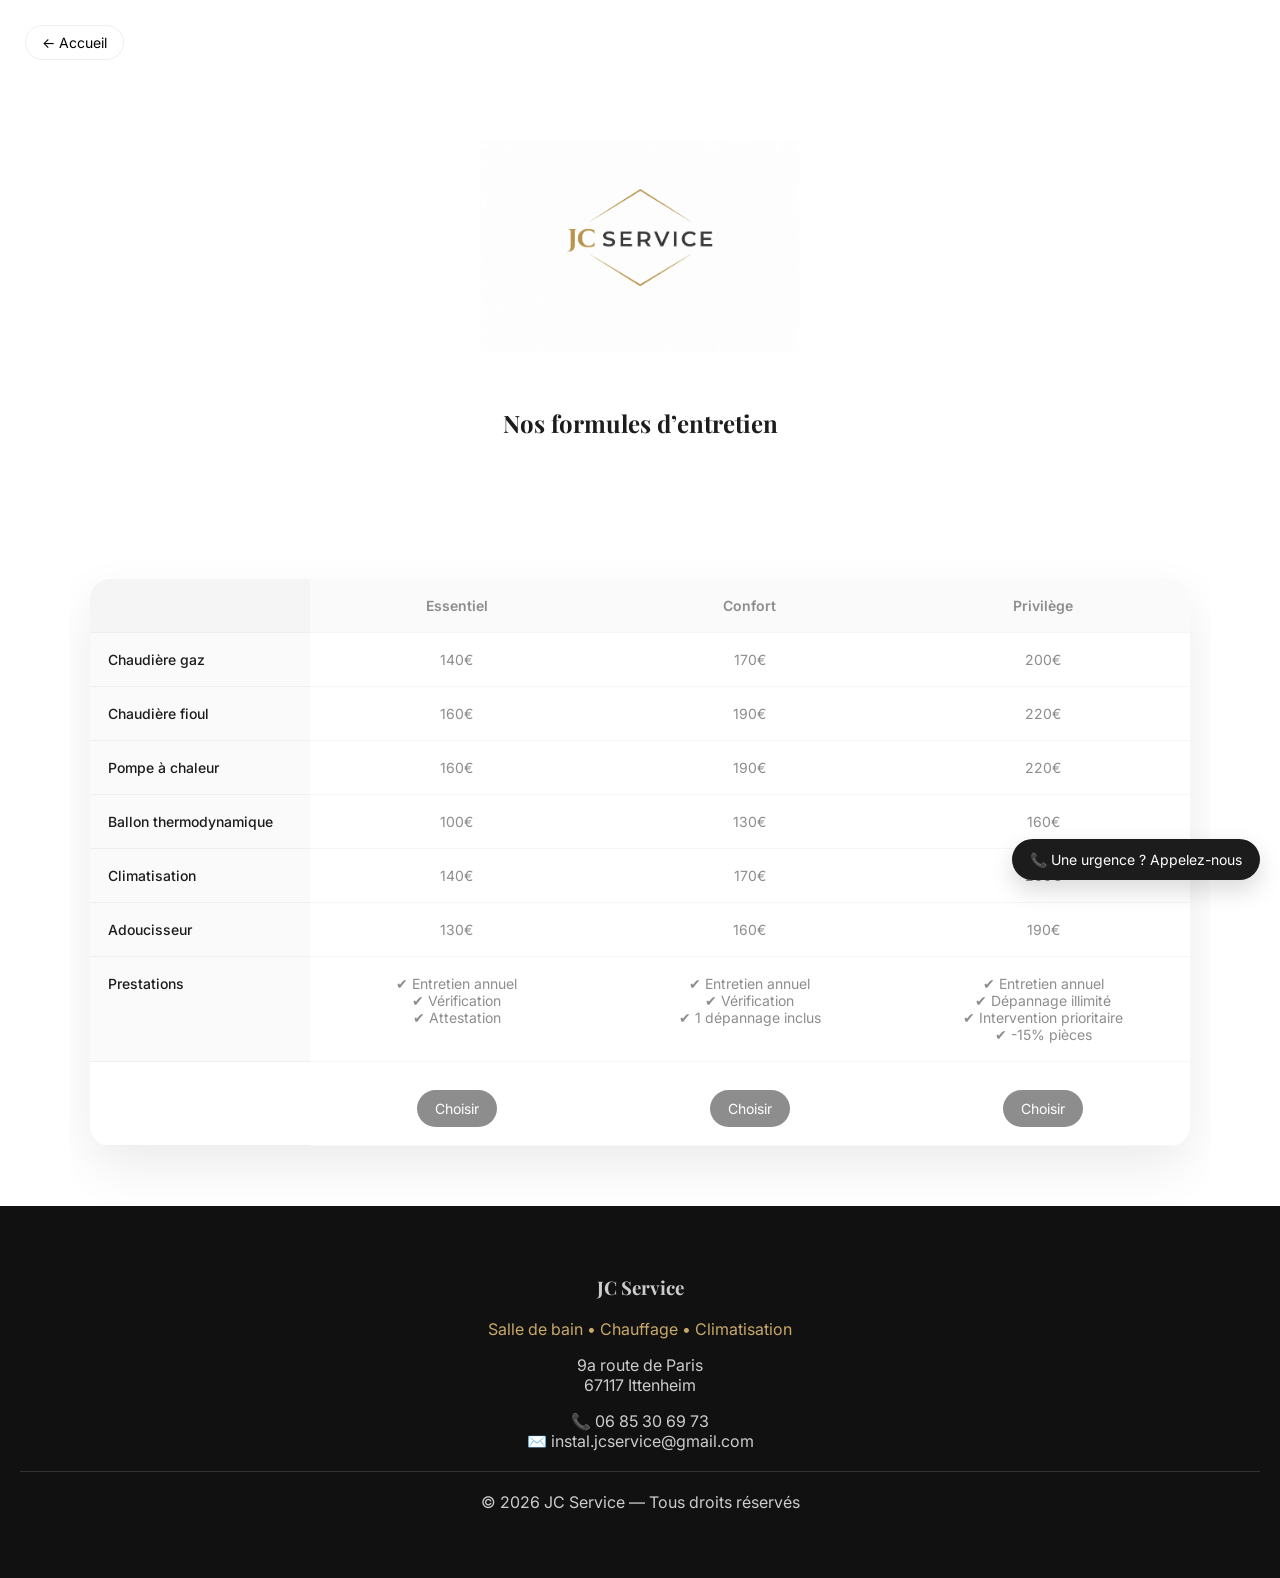
<file: nos-formules.html>
<!DOCTYPE html>
<html lang="fr">
<head>
<meta charset="UTF-8">
<title>Nos formules - JC Service</title>
<meta name="viewport" content="width=device-width, initial-scale=1.0">

<link rel="stylesheet" href="style.css">

<link href="https://fonts.googleapis.com/css2?family=Playfair+Display:wght@500;700&family=Inter:wght@300;400;500&display=swap" rel="stylesheet">

<style>

body{
font-family:'Inter', sans-serif;
margin:0;
background:#ffffff;
}

/* TABLE */
.table-container{
padding:60px 20px;
overflow-x:auto;
-webkit-overflow-scrolling:touch;
}

.table{
display:grid;
grid-template-columns:220px repeat(3,1fr);
min-width:800px;
max-width:1100px;
margin:auto;
background:white;
border-radius:20px;
overflow:hidden;
box-shadow:0 20px 50px rgba(0,0,0,0.08);
}

.cell{
padding:18px;
border-bottom:1px solid #eee;
text-align:center;
font-size:14px;
}

.feature{
text-align:left;
font-weight:500;
background:#fafafa;
}

.header{
font-weight:600;
background:#f5f5f5;
}

/* COLONNES */
.col{
opacity:0.5;
transition:0.3s ease;
}

.col.active{
background:#1C1C1C;
color:white;
opacity:1;
}

/* BOUTONS */
.btn{
display:inline-block;
padding:10px 18px;
background:#1C1C1C;
color:white;
border-radius:25px;
text-decoration:none;
margin-top:10px;
transition:0.3s;
font-size:14px;
}

.btn:hover{
opacity:0.8;
}

.col.active .btn{
background:#fff;
color:#1C1C1C;
}

/* URGENCE BUTTON */
.urgence-btn{
position:fixed;
bottom:20px;
right:20px;
background:#1C1C1C;
color:#fff;
padding:12px 18px;
border-radius:30px;
text-decoration:none;
font-size:14px;
box-shadow:0 10px 25px rgba(0,0,0,0.15);
}

</style>
</head>

<body>

<a href="index.html" class="back-home">← Accueil</a>

<section class="hero">
  <img src="logo.png" class="logo">
  <h1>Nos formules d’entretien</h1>
</section>

<section class="table-container">

<div class="table">

<div class="cell header"></div>
<div class="cell header col" data-plan="essentiel">Essentiel</div>
<div class="cell header col" data-plan="confort">Confort</div>
<div class="cell header col" data-plan="privilege">Privilège</div>

<div class="cell feature">Chaudière gaz</div>
<div class="cell col" data-plan="essentiel">140€</div>
<div class="cell col" data-plan="confort">170€</div>
<div class="cell col" data-plan="privilege">200€</div>

<div class="cell feature">Chaudière fioul</div>
<div class="cell col" data-plan="essentiel">160€</div>
<div class="cell col" data-plan="confort">190€</div>
<div class="cell col" data-plan="privilege">220€</div>

<div class="cell feature">Pompe à chaleur</div>
<div class="cell col" data-plan="essentiel">160€</div>
<div class="cell col" data-plan="confort">190€</div>
<div class="cell col" data-plan="privilege">220€</div>

<div class="cell feature">Ballon thermodynamique</div>
<div class="cell col" data-plan="essentiel">100€</div>
<div class="cell col" data-plan="confort">130€</div>
<div class="cell col" data-plan="privilege">160€</div>

<div class="cell feature">Climatisation</div>
<div class="cell col" data-plan="essentiel">140€</div>
<div class="cell col" data-plan="confort">170€</div>
<div class="cell col" data-plan="privilege">200€</div>

<div class="cell feature">Adoucisseur</div>
<div class="cell col" data-plan="essentiel">130€</div>
<div class="cell col" data-plan="confort">160€</div>
<div class="cell col" data-plan="privilege">190€</div>

<div class="cell feature">Prestations</div>

<div class="cell col" data-plan="essentiel">
✔ Entretien annuel<br>
✔ Vérification<br>
✔ Attestation
</div>

<div class="cell col" data-plan="confort">
✔ Entretien annuel<br>
✔ Vérification<br>
✔ 1 dépannage inclus
</div>

<div class="cell col" data-plan="privilege">
✔ Entretien annuel<br>
✔ Dépannage illimité<br>
✔ Intervention prioritaire<br>
✔ -15% pièces
</div>

<div class="cell"></div>

<div class="cell col" data-plan="essentiel">
<a class="btn" href="contact-sav.html?plan=essentiel">Choisir</a>
</div>

<div class="cell col" data-plan="confort">
<a class="btn" href="contact-sav.html?plan=confort">Choisir</a>
</div>

<div class="cell col" data-plan="privilege">
<a class="btn" href="contact-sav.html?plan=privilege">Choisir</a>
</div>

</div>

</section>

<a href="tel:+33685306973" class="urgence-btn">
📞 Une urgence ? Appelez-nous
</a>

<footer>
  <div class="footer-container">

    <h3>JC Service</h3>

    <p class="footer-sub">
      Salle de bain • Chauffage • Climatisation
    </p>

    <p>
      9a route de Paris<br>
      67117 Ittenheim
    </p>

    <p class="contact">
      📞 06 85 30 69 73<br>
      ✉️ instal.jcservice@gmail.com
    </p>

    <hr>

    <p class="copyright">
      © 2026 JC Service — Tous droits réservés
    </p>

  </div>
</footer>

<script>
const params = new URLSearchParams(window.location.search);
const plan = params.get("plan");

if(plan){
document.querySelectorAll(`.col[data-plan="${plan}"]`)
.forEach(el=> el.classList.add("active"));
}
</script>

</body>
</html>
</file>
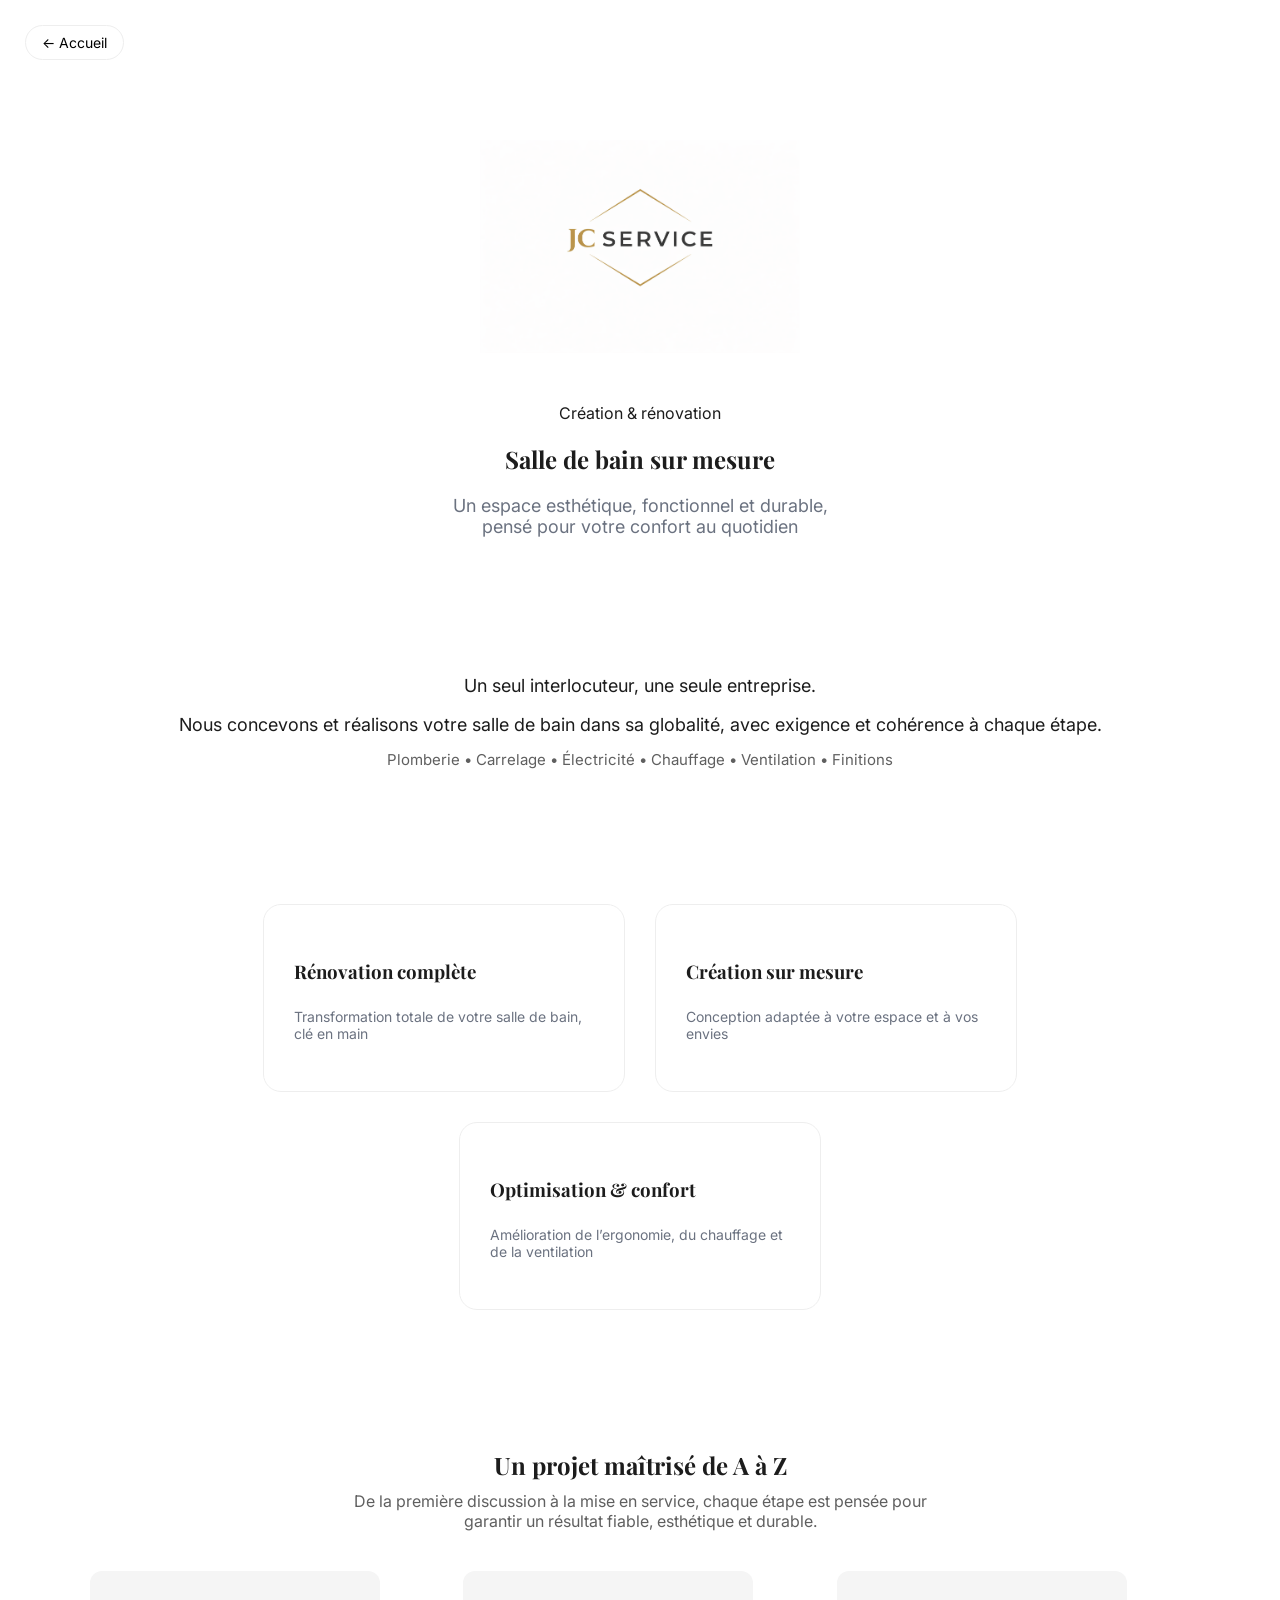
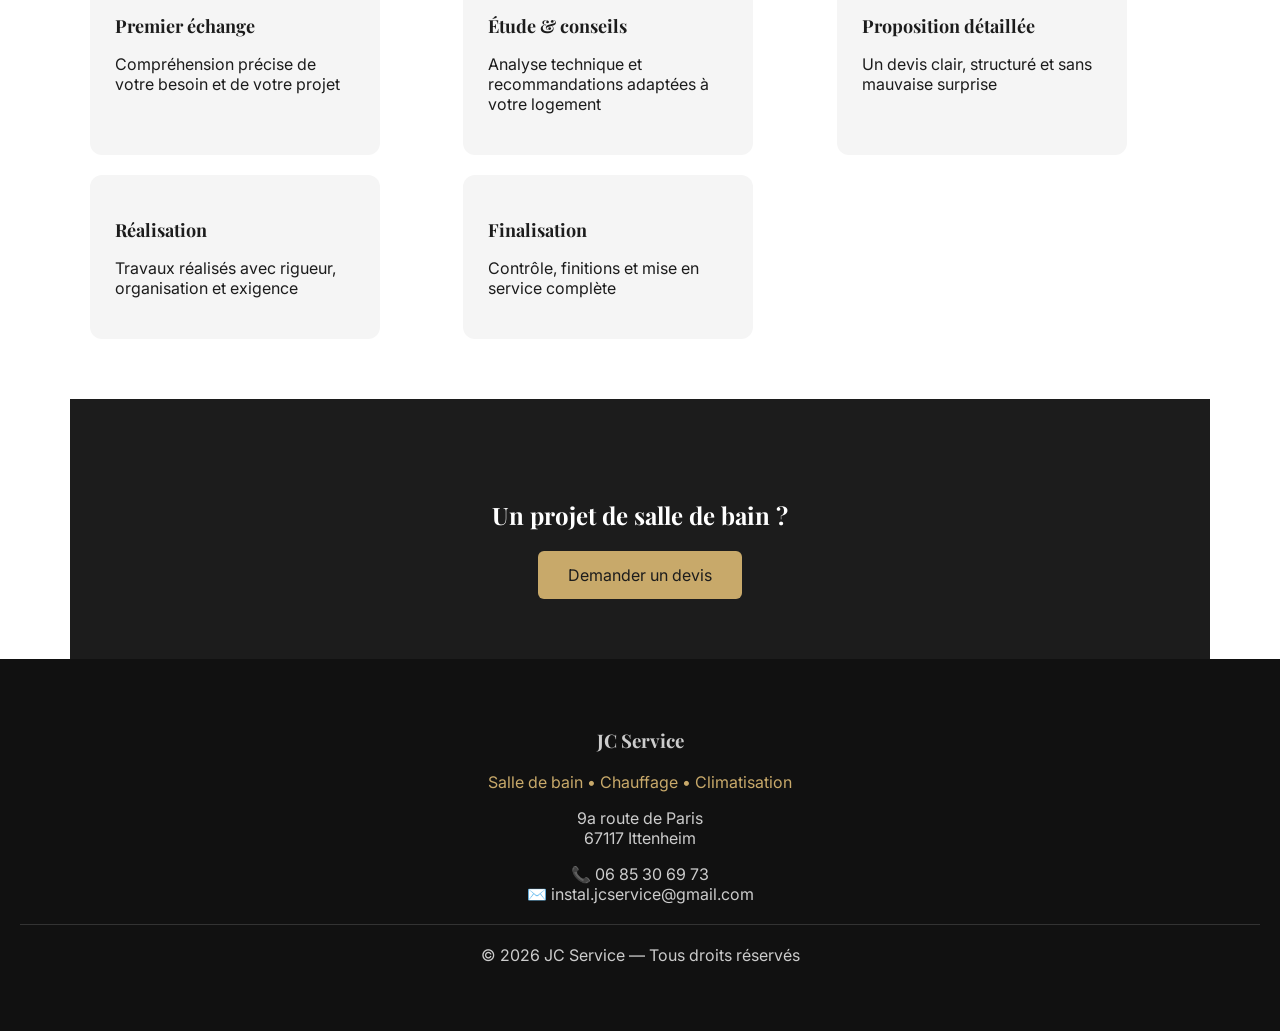
<file: salle-de-bain.html>
<!DOCTYPE html>
<html lang="fr">
<head>
<meta charset="UTF-8">
<title>Salle de bain - JC Service</title>
<meta name="viewport" content="width=device-width, initial-scale=1.0">

<link rel="stylesheet" href="style.css">

<link href="https://fonts.googleapis.com/css2?family=Playfair+Display:wght@500;700&family=Inter:wght@300;400;500&display=swap" rel="stylesheet">
</head>

<body>

<a href="index.html" class="back-home">← Accueil</a>

<!-- HERO -->
<section class="hero">
  <img src="logo.png" class="logo">

  <p class="baseline">Création & rénovation</p>

  <h1>Salle de bain sur mesure</h1>

  <p class="hero-desc">
    Un espace esthétique, fonctionnel et durable,<br>
    pensé pour votre confort au quotidien
  </p>
</section>

<!-- INTRO -->
<section class="intro">

  <p class="highlight-text">
    Un seul interlocuteur, une seule entreprise.
  </p>

  <p class="highlight-text">
    Nous concevons et réalisons votre salle de bain dans sa globalité,
    avec exigence et cohérence à chaque étape.
  </p>

  <p class="highlight-inline">
    Plomberie • Carrelage • Électricité • Chauffage • Ventilation • Finitions
  </p>

</section>

<!-- PRESTATIONS -->
<section class="services">
  
  <div class="card">
    <h3>Rénovation complète</h3>
    <p>Transformation totale de votre salle de bain, clé en main</p>
  </div>

  <div class="card">
    <h3>Création sur mesure</h3>
    <p>Conception adaptée à votre espace et à vos envies</p>
  </div>

  <div class="card">
    <h3>Optimisation & confort</h3>
    <p>Amélioration de l’ergonomie, du chauffage et de la ventilation</p>
  </div>

</section>

<!-- PARCOURS CLIENT -->
<section class="process">

  <h2>Un projet maîtrisé de A à Z</h2>

  <p class="process-intro">
    De la première discussion à la mise en service, chaque étape est pensée
    pour garantir un résultat fiable, esthétique et durable.
  </p>

  <div class="steps">

    <div class="step">
      <h3 data-step="01">Premier échange</h3>
      <p>Compréhension précise de votre besoin et de votre projet</p>
    </div>

    <div class="step">
      <h3 data-step="02">Étude & conseils</h3>
      <p>Analyse technique et recommandations adaptées à votre logement</p>
    </div>

    <div class="step">
      <h3 data-step="03">Proposition détaillée</h3>
      <p>Un devis clair, structuré et sans mauvaise surprise</p>
    </div>

    <div class="step">
      <h3 data-step="04">Réalisation</h3>
      <p>Travaux réalisés avec rigueur, organisation et exigence</p>
    </div>

    <div class="step">
      <h3 data-step="05">Finalisation</h3>
      <p>Contrôle, finitions et mise en service complète</p>
    </div>

  </div>

</section>

<!-- CTA -->
<section class="cta">
  <h2>Un projet de salle de bain ?</h2>
  <a href="contact.html" class="btn">Demander un devis</a>
</section>

<!-- FOOTER -->
<footer>
  <div class="footer-container">
    <h3>JC Service</h3>
    <p class="footer-sub">Salle de bain • Chauffage • Climatisation</p>
    <p>9a route de Paris<br>67117 Ittenheim</p>
    <p class="contact">📞 06 85 30 69 73<br>✉️ instal.jcservice@gmail.com</p>
    <hr>
    <p class="copyright">© 2026 JC Service — Tous droits réservés</p>
  </div>
</footer>

</body>
</html>
</file>
<file: style.css>
/* ===== RESET ===== */
body {
  margin: 0;
  font-family: 'Inter', sans-serif;
  background: #ffffff;
  color: #1C1C1C;
}

h1, h2, h3 {
  font-family: 'Playfair Display', serif;
}

/* ===== HERO ===== */
.hero {
  text-align: center;
  padding: 120px 20px 60px;
}

.logo {
  max-width: 320px;
  width: 100%;
  margin-bottom: 30px;
}

/* ===== SERVICES ===== */
.services {
  display: flex;
  justify-content: center;
  gap: 30px;
  padding: 60px 20px;
  flex-wrap: wrap;
}

.card {
  background: #fff;
  border: 1px solid #eee;
  border-radius: 12px;
  padding: 30px;
  width: 260px;
  text-align: center;
  transition: 0.3s;
}

.card:hover {
  transform: translateY(-6px);
  box-shadow: 0 15px 35px rgba(0,0,0,0.08);
}

/* ===== CTA ===== */
.cta {
  background: #1C1C1C;
  color: #fff;
  text-align: center;
  padding: 80px 20px 60px;
}

/* ===== BUTTON ===== */
.btn {
  background: #C8A96A;
  color: #1C1C1C;
  padding: 14px 30px;
  border-radius: 6px;
  text-decoration: none;
  display: inline-block;
}

/* ===== BACK BUTTON ===== */
.back-home {
  position: absolute;
  top: 25px;
  left: 25px;
  text-decoration: none;
  color: #1C1C1C;
  font-size: 13px;
  padding: 8px 16px;
  border: 1px solid #eee;
  border-radius: 30px;
}

/* ===== CONTACT ===== */
.contact-page {
  display: flex;
  justify-content: center;
  align-items: center;
  padding: 60px 20px;
}

.contact-box {
  background: #fff;
  padding: 40px;
  border-radius: 20px;
  max-width: 500px;
  width: 100%;
  box-shadow: 0 20px 50px rgba(0,0,0,0.08);
}

/* ===== FOOTER ===== */
footer {
  background: #111;
  color: #ccc;
  padding: 50px 20px;
  text-align: center;
}

.footer-sub {
  color: #C8A96A;
}

footer hr {
  border: none;
  border-top: 1px solid #333;
  margin: 20px 0;
}

/* ===== MOBILE ===== */
@media (max-width: 768px) {
  .hero h1 { font-size: 24px; }
}
/* ===== TEXTE ANIMÉ ===== */
.reveal-text span {
  opacity: 0;
  display: inline-block;
  transform: translateY(15px);
  animation: revealUp 0.5s ease forwards;
}

@keyframes revealUp {
  to {
    opacity: 1;
    transform: translateY(0);
  }
}

/* HERO TEXTE */
.hero-desc {
  font-size: 18px;
  color: #6B7280;
  max-width: 600px;
  margin: auto;
}

/* ===== CARTES PREMIUM ===== */
.card {
  background: #FFFFFF;
  border: 1px solid #E5E7EB;
  border-radius: 16px;
  padding: 35px 25px;
  width: 260px;
  text-align: left;
  transition: 0.35s;
  position: relative;
  overflow: hidden;
}

/* effet lumière subtil */
.card::before {
  content: "";
  position: absolute;
  top: 0;
  left: -100%;
  width: 100%;
  height: 100%;
  background: linear-gradient(120deg, transparent, rgba(200,169,106,0.2), transparent);
  transition: 0.6s;
}

.card:hover::before {
  left: 100%;
}

/* hover premium */
.card:hover {
  transform: translateY(-8px);
  box-shadow: 0 20px 40px rgba(0,0,0,0.08);
  border-color: #C8A96A;
}

/* CTA cartes */
.card-cta {
  display: inline-block;
  margin-top: 15px;
  font-size: 13px;
  color: #C8A96A;
  font-weight: 500;
  transition: 0.3s;
}

.card:hover .card-cta {
  transform: translateX(6px);
}

/* liens */
.card a {
  text-decoration: none;
  color: inherit;
  display: block;
}
/* ===== HERO PREMIUM ===== */

.hero .logo {
  opacity: 0;
  transform: scale(0.96);
  animation: logoPremium 1.6s cubic-bezier(0.22, 1, 0.36, 1) forwards;
}

.hero .baseline {
  opacity: 0;
  transform: translateY(20px);
  animation: fadeUpPremium 1.4s ease forwards;
  animation-delay: 0.4s;
}

.hero h1 {
  opacity: 0;
  transform: translateY(30px);
  animation: fadeUpPremium 1.6s ease forwards;
  animation-delay: 0.7s;
}

.hero-desc {
  opacity: 0;
  transform: translateY(30px);
  animation: fadeUpPremium 1.6s ease forwards;
  animation-delay: 1s;
  font-size: 18px;
  color: #6B7280;
  max-width: 600px;
  margin: auto;
}

/* ANIMATIONS */
@keyframes logoPremium {
  to {
    opacity: 1;
    transform: scale(1);
  }
}

@keyframes fadeUpPremium {
  to {
    opacity: 1;
    transform: translateY(0);
  }
}

/* ===== CARTES PREMIUM ===== */

.card {
  background: #FFFFFF;
  border: 1px solid #E5E7EB;
  border-radius: 18px;
  padding: 35px 25px;
  width: 260px;
  text-align: left;
  transition: transform 0.2s ease, box-shadow 0.3s ease;
  perspective: 1000px;
}

.card:hover {
  box-shadow: 0 25px 50px rgba(0,0,0,0.12);
  border-color: #C8A96A;
}

.card h3 {
  margin-bottom: 10px;
}

.card p {
  color: #6B7280;
  font-size: 14px;
}

/* CTA */
.card-cta {
  display: inline-block;
  margin-top: 18px;
  font-size: 13px;
  color: #C8A96A;
  font-weight: 500;
  letter-spacing: 0.5px;
  position: relative;
}

/* ligne animée */
.card-cta::after {
  content: "";
  position: absolute;
  left: 0;
  bottom: -3px;
  width: 0%;
  height: 1px;
  background: #C8A96A;
  transition: 0.3s;
}

.card:hover .card-cta::after {
  width: 100%;
}

/* lien */
.card a {
  text-decoration: none;
  color: inherit;
  display: block;
}
/* ===== ANIMATIONS PREMIUM ===== */

.fade-up {
  opacity: 0;
  transform: translateY(25px);
  animation: fadeUpSmooth 1s ease forwards;
}

.delay-1 { animation-delay: 0.2s; }
.delay-2 { animation-delay: 0.4s; }
.delay-3 { animation-delay: 0.6s; }
.delay-4 { animation-delay: 0.8s; }
.delay-5 { animation-delay: 1s; }

@keyframes fadeUpSmooth {
  to {
    opacity: 1;
    transform: translateY(0);
  }
}

/* ===== STRUCTURE PREMIUM ===== */

.intro-block {
  text-align: center;
  padding: 40px 20px;
}

.content-block {
  text-align: center;
  padding: 60px 20px;
  max-width: 700px;
  margin: auto;
}

/* HERO DESC */
.hero-desc {
  font-size: 18px;
  color: #6B7280;
  max-width: 600px;
  margin: auto;
}

/* ===== STEPS PREMIUM ===== */

.step {
  background: #F9F9F9;
  border-radius: 16px;
  padding: 30px 25px;
  width: 240px;
  transition: 0.3s;
}

.step:hover {
  transform: translateY(-8px);
  box-shadow: 0 15px 35px rgba(0,0,0,0.08);
}
/* CONTAINER GLOBAL (IMPORTANT) */
section {
  max-width: 1100px;
  margin: 0 auto;
  padding: 60px 20px;
}

/* INTRO BIEN CENTRÉE */
.intro {
  text-align: center;
}

.highlight-text {
  font-size: 18px;
  margin-bottom: 15px;
}

.highlight-inline {
  opacity: 0.7;
  font-size: 15px;
}

/* HERO ALIGNÉ */
.hero {
  text-align: center;
}

/* PROCESS CENTRÉ ET PROPRE */
.process {
  text-align: center;
}

.process h2 {
  margin-bottom: 10px;
}

.process-intro {
  max-width: 600px;
  margin: 0 auto 40px;
  opacity: 0.7;
}

/* STEPS EN GRILLE (LE GROS CHANGEMENT) */
.steps {
  display: grid;
  grid-template-columns: repeat(3, 1fr);
  gap: 20px;
}

/* CARTE STEP */
.step {
  background: #f5f5f5;
  padding: 25px;
  border-radius: 12px;
  text-align: left;
  transition: 0.3s;
}

.step:hover {
  transform: translateY(-5px);
}

/* TITRE STEP */
.step h3 {
  margin-bottom: 10px;
  font-size: 18px;
}

/* RESPONSIVE */
@media (max-width: 900px) {
  .steps {
    grid-template-columns: 1fr;
  }
}
/* HEADER TOP FIXÉ */
.top-bar {
  position: fixed;   /* 🔥 change tout */
  top: 0;
  left: 0;
  width: 100%;

  display: flex !important;
  justify-content: space-between !important;
  align-items: center;

  padding: 20px 40px;
  box-sizing: border-box;

  z-index: 9999;
  background: white; /* important pour lisibilité */
}

/* LIEN RETOUR */
.back-home {
  text-decoration: none;
  font-size: 14px;
  color: #000;
}

/* BOUTON DROITE */
.top-btn {
  padding: 10px 18px;
  font-size: 14px;
}

/* DÉCALAGE POUR ÉVITER CHEVAUCHEMENT */
.hero {
  padding-top: 140px;
}
/* ===== FIX BOUTON HAUT DROITE ===== */

.top-btn {
  position: absolute;
  top: 25px;
  right: 25px;

  padding: 10px 18px;
  font-size: 14px;

  background: #C8A96A;
  color: #1C1C1C;
  border-radius: 30px;
  text-decoration: none;

  z-index: 1000;
}

/* SÉCURITÉ : éviter conflits */
.top-bar {
  position: static !important;
  padding: 0 !important;
}
/* FORMULAIRE */
.contact-box {
  background: #fff;
  padding: 40px;
  border-radius: 16px;
  max-width: 500px;
  width: 100%;
  margin: auto;
  box-shadow: 0 20px 50px rgba(0,0,0,0.06);
}

/* CHAMPS */
.contact-box input,
.contact-box select,
.contact-box textarea {
  width: 100%;
  padding: 14px;
  margin-bottom: 15px;
  border-radius: 8px;
  border: 1px solid #E5E7EB;
  font-family: 'Inter', sans-serif;
  font-size: 14px;
}

/* FOCUS PRO */
.contact-box input:focus,
.contact-box select:focus,
.contact-box textarea:focus {
  outline: none;
  border-color: #C8A96A;
}

/* BOUTON */
.contact-box .btn {
  width: 100%;
  border: none;
  cursor: pointer;
}
/* CONTAINER */
.cards{
  display:flex;
  flex-wrap:wrap;
  gap:30px;
  justify-content:center;
  align-items:stretch; /* 🔥 important */
}

/* CARD */
.card{
  background:#fff;
  padding:35px 30px;
  border-radius:18px;
  width:300px;
  border:1px solid #eee;
  transition:0.3s;
  position:relative;

  display:flex;
  flex-direction:column;
  justify-content:space-between; /* 🔥 aligne contenu */
}

/* HOVER */
.card:hover{
  transform:translateY(-8px);
  box-shadow:0 20px 40px rgba(0,0,0,0.08);
}

/* VIP (SANS SCALE) */
.card.vip{
  border:2px solid #C8A96A;
  box-shadow:0 20px 40px rgba(0,0,0,0.08);
}

/* BADGE */
.card.vip::before{
  content:"LA PLUS CHOISIE";
  position:absolute;
  top:-12px;
  left:50%;
  transform:translateX(-50%);
  background:#C8A96A;
  color:#1C1C1C;
  font-size:12px;
  padding:6px 14px;
  border-radius:20px;
  font-weight:600;
}

/* LISTE */
.card ul{
  list-style:none;
  padding:0;
  text-align:left;
  margin:20px 0;
  flex-grow:1; /* 🔥 pousse le bouton en bas */
}

/* BOUTON ALIGNÉ */
.card .btn{
  margin-top:auto;
}

/* VIP CTA */
.vip .btn{
  background:#1C1C1C;
  color:#fff;
}
/* ===== FIX PAGE ENTRETIEN UNIQUEMENT ===== */

/* CONTAINER */
.contrats .cards{
  display:flex;
  flex-wrap:wrap;
  gap:30px;
  justify-content:center;
  align-items:stretch;
}

/* CARD SPÉCIFIQUE ENTRETIEN */
.contrats .card{
  background:#fff;
  padding:35px 30px;
  border-radius:18px;
  width:300px;
  border:1px solid #eee;

  display:flex;
  flex-direction:column;
  justify-content:space-between;

  transition:0.3s;
  position:relative;
}

/* HOVER */
.contrats .card:hover{
  transform:translateY(-8px);
  box-shadow:0 20px 40px rgba(0,0,0,0.08);
}

/* VIP */
.contrats .card.vip{
  border:2px solid #C8A96A;
  box-shadow:0 20px 40px rgba(0,0,0,0.08);
}

/* BADGE */
.contrats .card.vip::before{
  content:"LA PLUS CHOISIE";
  position:absolute;
  top:-12px;
  left:50%;
  transform:translateX(-50%);
  background:#C8A96A;
  color:#1C1C1C;
  font-size:12px;
  padding:6px 14px;
  border-radius:20px;
  font-weight:600;
}

/* LISTE */
.contrats .card ul{
  list-style:none;
  padding:0;
  text-align:left;
  margin:20px 0;
  flex-grow:1;
}

/* BOUTON ALIGNÉ */
.contrats .card .btn{
  margin-top:auto;
}

/* CTA VIP */
.contrats .card.vip .btn{
  background:#1C1C1C;
  color:#fff;
}
/* FIX CARTE PRIVILÈGE */

.contrats .card {
  overflow: visible; /* 🔥 autorise le badge à sortir */
}

/* BADGE FIX */
.contrats .card.vip::before{
  top: -14px;
  z-index: 2;
}

/* LÉGER AJUSTEMENT VISUEL */
.contrats .card.vip{
  margin-top: 10px; /* évite effet collé */
}
/* ===== PLANS ENTRETIEN ===== */

.plans{
  display:flex;
  flex-wrap:wrap;
  gap:30px;
  justify-content:center;
  align-items:stretch;
}

/* CARD */
.plan{
  background:#fff;
  padding:35px 30px;
  border-radius:18px;
  width:300px;
  border:1px solid #eee;

  display:flex;
  flex-direction:column;
  justify-content:space-between;

  transition:0.3s;
  position:relative;
}

.plan:hover{
  transform:translateY(-8px);
  box-shadow:0 20px 40px rgba(0,0,0,0.08);
}

/* VIP */
.plan.vip{
  border:2px solid #C8A96A;
  box-shadow:0 20px 40px rgba(0,0,0,0.1);
}

/* BADGE */
.plan.vip::before{
  content:"LA PLUS CHOISIE";
  position:absolute;
  top:-14px;
  left:50%;
  transform:translateX(-50%);
  background:#C8A96A;
  color:#1C1C1C;
  font-size:12px;
  padding:6px 14px;
  border-radius:20px;
  font-weight:600;
}

/* LISTE */
.plan ul{
  list-style:none;
  padding:0;
  margin:20px 0;
  flex-grow:1;
}

.plan ul li{
  margin:10px 0;
}

/* CTA */
.plan .btn{
  margin-top:auto;
}

/* CTA VIP */
.plan.vip .btn{
  background:#1C1C1C;
  color:#fff;
}

/* PREUVE SOCIALE */
.proof{
  margin-top:30px;
  opacity:0.7;
  font-size:14px;
}
/* ===== PLANS ===== */

.plans{
  display:flex;
  flex-wrap:wrap;
  gap:30px;
  justify-content:center;
  align-items:stretch;
}

/* CARD */
.plan{
  background:#fff;
  padding:35px 30px;
  border-radius:18px;
  width:300px;
  border:1px solid #eee;

  display:flex;
  flex-direction:column;
  justify-content:space-between;

  position:relative;
  transition:0.3s;
}

.plan:hover{
  transform:translateY(-8px);
  box-shadow:0 20px 40px rgba(0,0,0,0.08);
}

/* VIP */
.plan.vip{
  border:2px solid #C8A96A;
  box-shadow:0 20px 40px rgba(0,0,0,0.12);
}

/* BADGE */
.badge{
  position:absolute;
  top:-12px;
  left:50%;
  transform:translateX(-50%);
  background:#C8A96A;
  color:#1C1C1C;
  font-size:12px;
  padding:5px 12px;
  border-radius:20px;
  font-weight:600;
}

/* TEXT */
.desc{
  font-size:14px;
  color:#6B7280;
}

.highlight{
  color:#1C1C1C;
  font-weight:500;
}

/* LIST */
.plan ul{
  list-style:none;
  padding:0;
  margin:20px 0;
  flex-grow:1;
}

.plan ul li{
  margin:10px 0;
}

/* CTA */
.plan .btn{
  margin-top:auto;
}

.plan .btn.primary{
  background:#1C1C1C;
  color:#fff;
}

/* PREUVE */
.proof{
  margin-top:30px;
  opacity:0.7;
  font-size:14px;
}
/* ===== PAGE FORMULAIRE ENTRETIEN ===== */

.form-page .hero-light{
  text-align:center;
  padding:120px 20px 40px;
}

.form-page .hero-light h1{
  font-family:'Playfair Display', serif;
  font-size:34px;
}

.form-page .hero-light p{
  opacity:0.6;
}

/* BOX */
.form-page .contact-box{
  background:#fff;
  padding:45px;
  border-radius:20px;
  max-width:520px;
  width:100%;
  margin:auto;
  box-shadow:0 25px 60px rgba(0,0,0,0.06);
}

/* LOGO */
.form-page .contact-logo{
  width:120px;
  display:block;
  margin:0 auto 20px;
}

/* INPUTS */
.form-page input,
.form-page select,
.form-page textarea{
  width:100%;
  padding:15px;
  margin-bottom:15px;
  border-radius:10px;
  border:1px solid #E5E7EB;
}

.form-page input:focus,
.form-page select:focus,
.form-page textarea:focus{
  outline:none;
  border-color:#C8A96A;
}

/* CHECKBOX */
.form-page .checkbox-group label{
  display:flex;
  align-items:center;
  gap:10px;
  margin:10px 0;
}

/* PRIX */
.form-page .price-box{
  margin:25px 0;
  padding:20px;
  border-radius:12px;
  background:#f9f9f9;
  font-size:20px;
  font-weight:600;
  text-align:center;
}

/* BUTTON */
.form-page button{
  width:100%;
  padding:16px;
  border:none;
  background:#C8A96A;
  color:#1C1C1C;
  border-radius:8px;
  font-size:15px;
  cursor:pointer;
}

/* URGENCE */
.form-page .urgence-btn{
  position:fixed;
  bottom:20px;
  right:20px;
  background:#1C1C1C;
  color:#fff;
  padding:14px 18px;
  border-radius:30px;
  text-decoration:none;
}
/* ===== PAGE FORMULAIRE CLEAN ===== */

.clean-layout {
  background:#f7f7f7;
}

/* RETOUR */
.clean-layout .back-home{
  position:fixed;
  top:20px;
  left:20px;
  z-index:1000;
}

/* HERO */
.clean-layout .hero-light{
  text-align:center;
  padding:140px 20px 40px;
}

.clean-layout .hero-light h1{
  font-family:'Playfair Display', serif;
  font-size:34px;
}

.clean-layout .hero-light p{
  opacity:0.6;
}

/* CONTAINER */
.clean-layout .contact-page{
  display:flex;
  justify-content:center;
  align-items:center;
  padding:40px 20px 80px;
}

/* BOX */
.clean-layout .contact-box{
  background:#fff;
  padding:45px;
  border-radius:20px;
  max-width:520px;
  width:100%;
  box-shadow:0 25px 60px rgba(0,0,0,0.06);
}

/* LOGO */
.clean-layout .contact-logo{
  display:block;
  margin:0 auto 25px;
  width:120px;
}

/* INPUTS */
.clean-layout input,
.clean-layout select,
.clean-layout textarea{
  width:100%;
  padding:15px;
  margin-bottom:15px;
  border-radius:10px;
  border:1px solid #E5E7EB;
}

.clean-layout input:focus,
.clean-layout select:focus,
.clean-layout textarea:focus{
  outline:none;
  border-color:#C8A96A;
}

/* CHECKBOX */
.clean-layout .checkbox-group label{
  display:flex;
  align-items:center;
  gap:10px;
}

/* PRIX */
.clean-layout .price-box{
  margin:25px 0;
  padding:20px;
  border-radius:12px;
  background:#f9f9f9;
  text-align:center;
  font-weight:600;
}

/* BOUTON */
.clean-layout button{
  width:100%;
  padding:16px;
  border:none;
  background:#C8A96A;
  color:#1C1C1C;
  border-radius:8px;
  cursor:pointer;
}

/* URGENCE */
.clean-layout .urgence-btn{
  position:fixed;
  bottom:20px;
  right:20px;
  background:#1C1C1C;
  color:#fff;
  padding:14px 18px;
  border-radius:30px;
  text-decoration:none;
}
/* ===== FIX FINAL FORMULAIRE (PROPRE ET STABLE) ===== */

/* CONTEXTE PAGE */
body.form-page.clean-layout{
  background:#f7f7f7;
}

/* HERO */
.form-page.clean-layout .hero-light{
  text-align:center;
  padding:140px 20px 40px;
}

/* CONTAINER */
.form-page.clean-layout .contact-page{
  display:flex;
  justify-content:center;
  align-items:center;
  padding:40px 20px 80px;
}

/* BOX CENTRÉE */
.form-page.clean-layout .contact-box{
  width:100%;
  max-width:520px;
  margin:auto;
  background:#fff;
  padding:40px;
  border-radius:18px;
  box-shadow:0 25px 60px rgba(0,0,0,0.06);
}

/* LOGO */
.form-page.clean-layout .contact-logo{
  display:block;
  margin:0 auto 20px;
}

/* INPUTS */
.form-page.clean-layout input,
.form-page.clean-layout select,
.form-page.clean-layout textarea{
  width:100%;
  padding:14px;
  border-radius:8px;
  border:1px solid #E5E7EB;
  margin-bottom:15px;
  font-family:'Inter', sans-serif;
}

/* CHECKBOX ALIGNÉES */
.form-page.clean-layout .checkbox-group{
  margin:20px 0;
}

.form-page.clean-layout .checkbox-group label{
  display:flex;
  align-items:center;
  justify-content:flex-start; /* 🔥 clé */
  gap:10px;
  margin:10px 0;
  cursor:pointer;
}

.form-page.clean-layout .checkbox-group input{
  width:auto;
  margin:0;
}

/* PRIX BOX */
.form-page.clean-layout .price-box{
  margin:25px 0;
  padding:18px;
  border-radius:10px;
  background:#f5f5f5;
  text-align:center;
  font-weight:600;
}

/* BOUTON */
.form-page.clean-layout button{
  width:100%;
  padding:16px;
  border:none;
  background:#C8A96A;
  color:#1C1C1C;
  border-radius:8px;
  cursor:pointer;
  transition:0.2s;
}

.form-page.clean-layout button:hover{
  opacity:0.9;
}

/* RETOUR */
.form-page.clean-layout .back-home{
  position:fixed;
  top:20px;
  left:20px;
  z-index:1000;
}

/* URGENCE */
.form-page.clean-layout .urgence-btn{
  position:fixed;
  bottom:20px;
  right:20px;
  background:#1C1C1C;
  color:#fff;
  padding:14px 18px;
  border-radius:30px;
  text-decoration:none;
}
</file>
